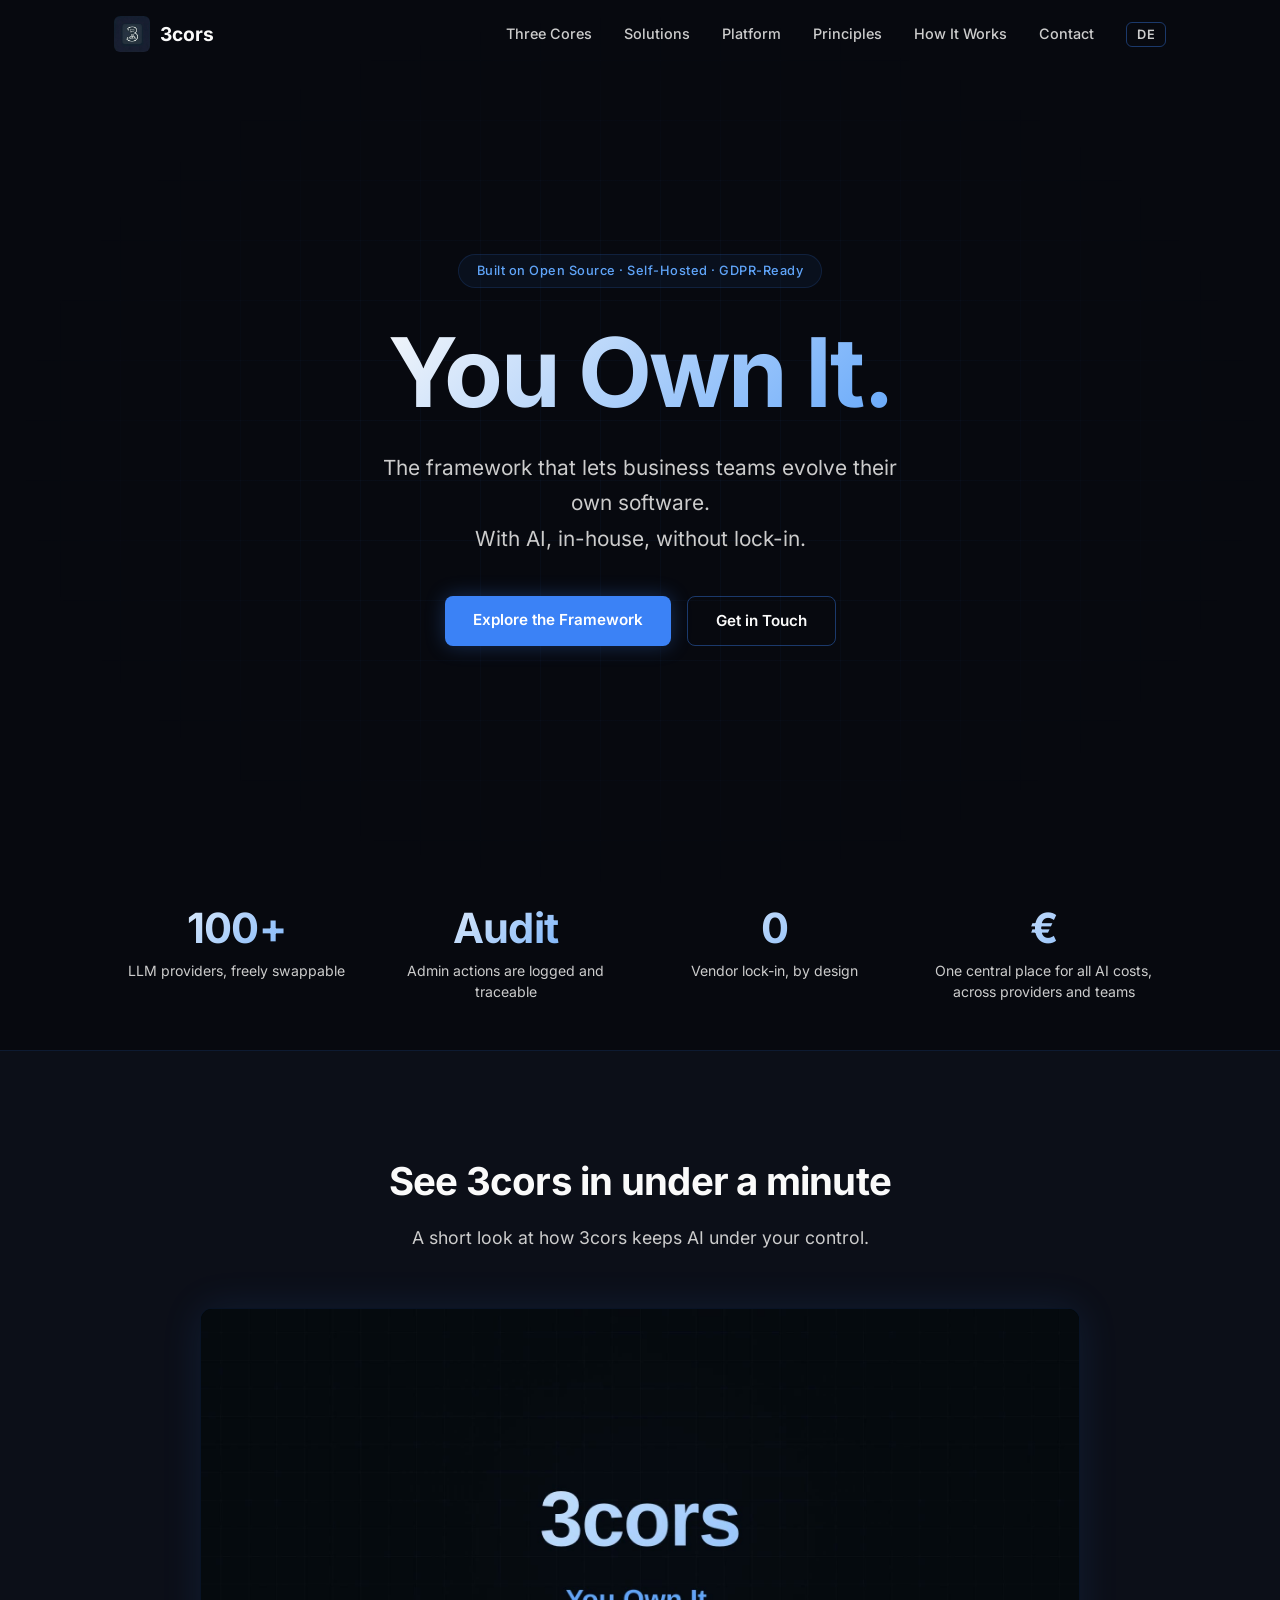
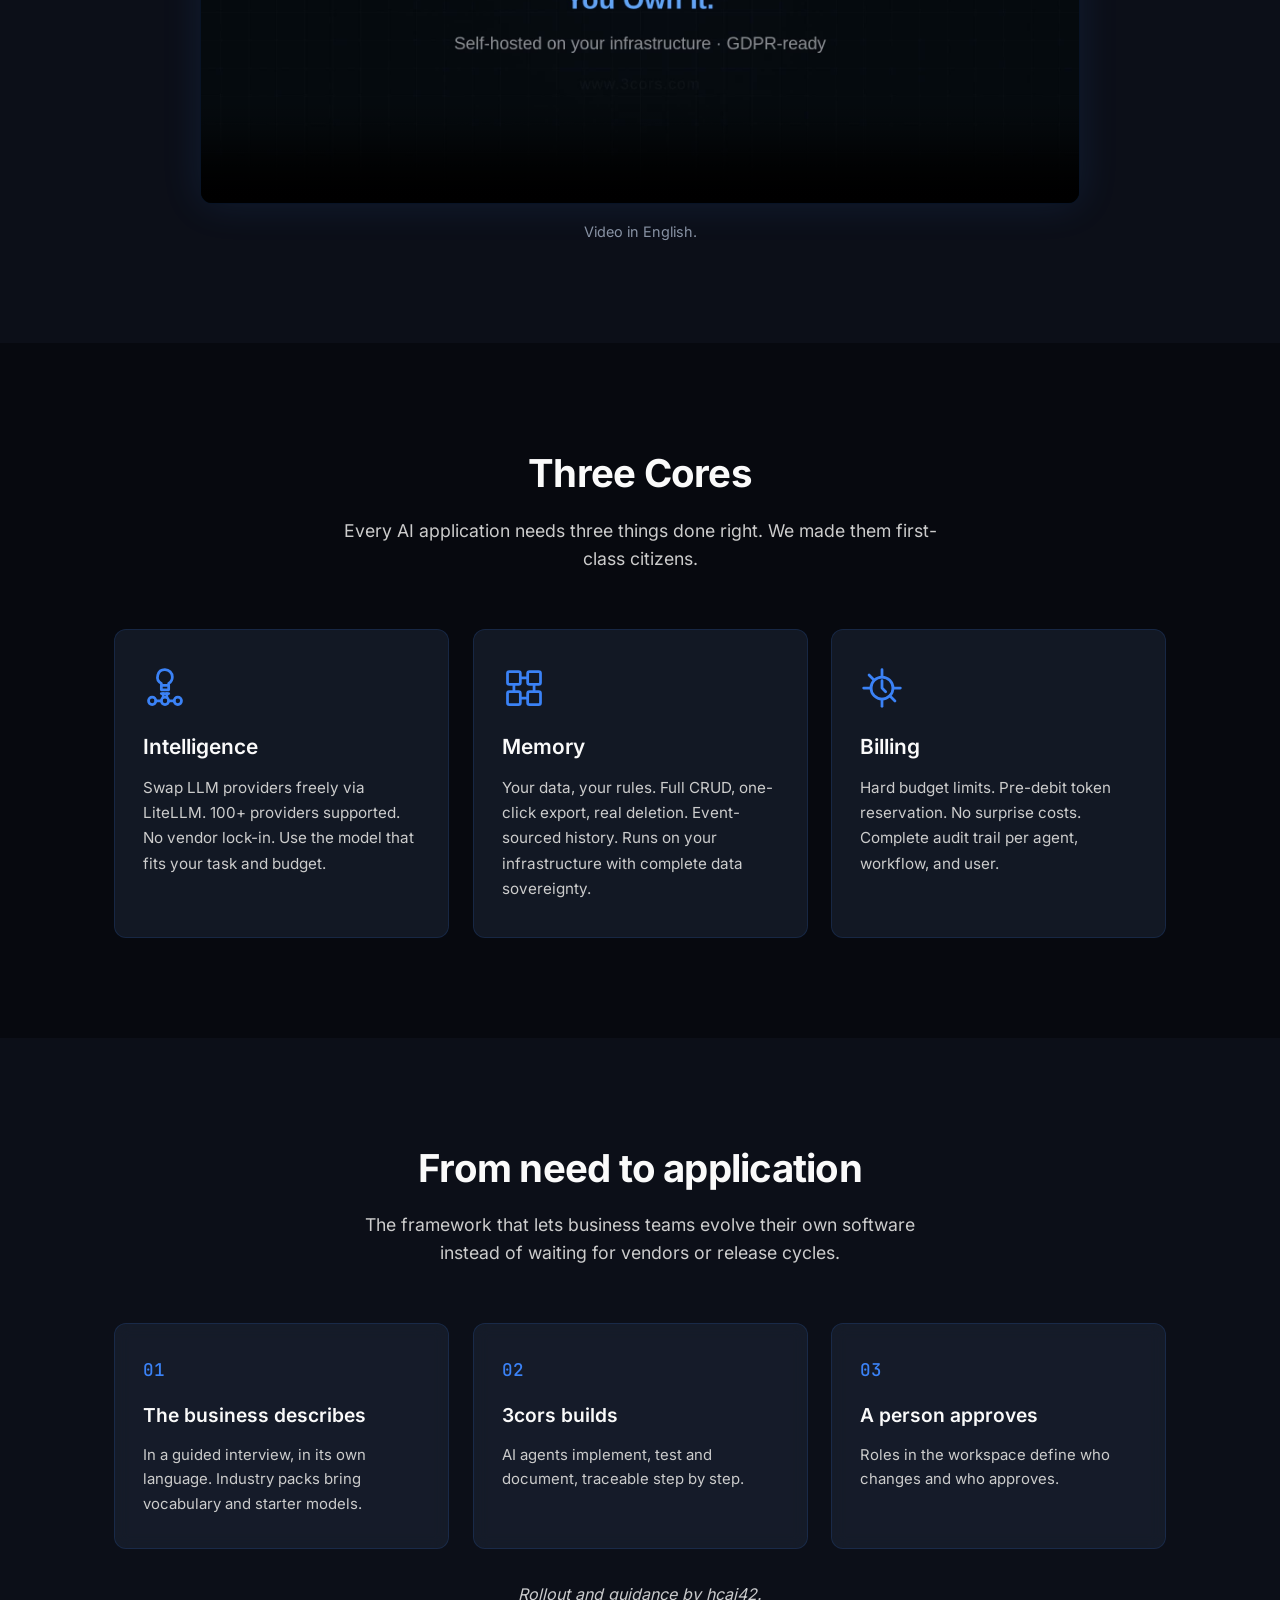
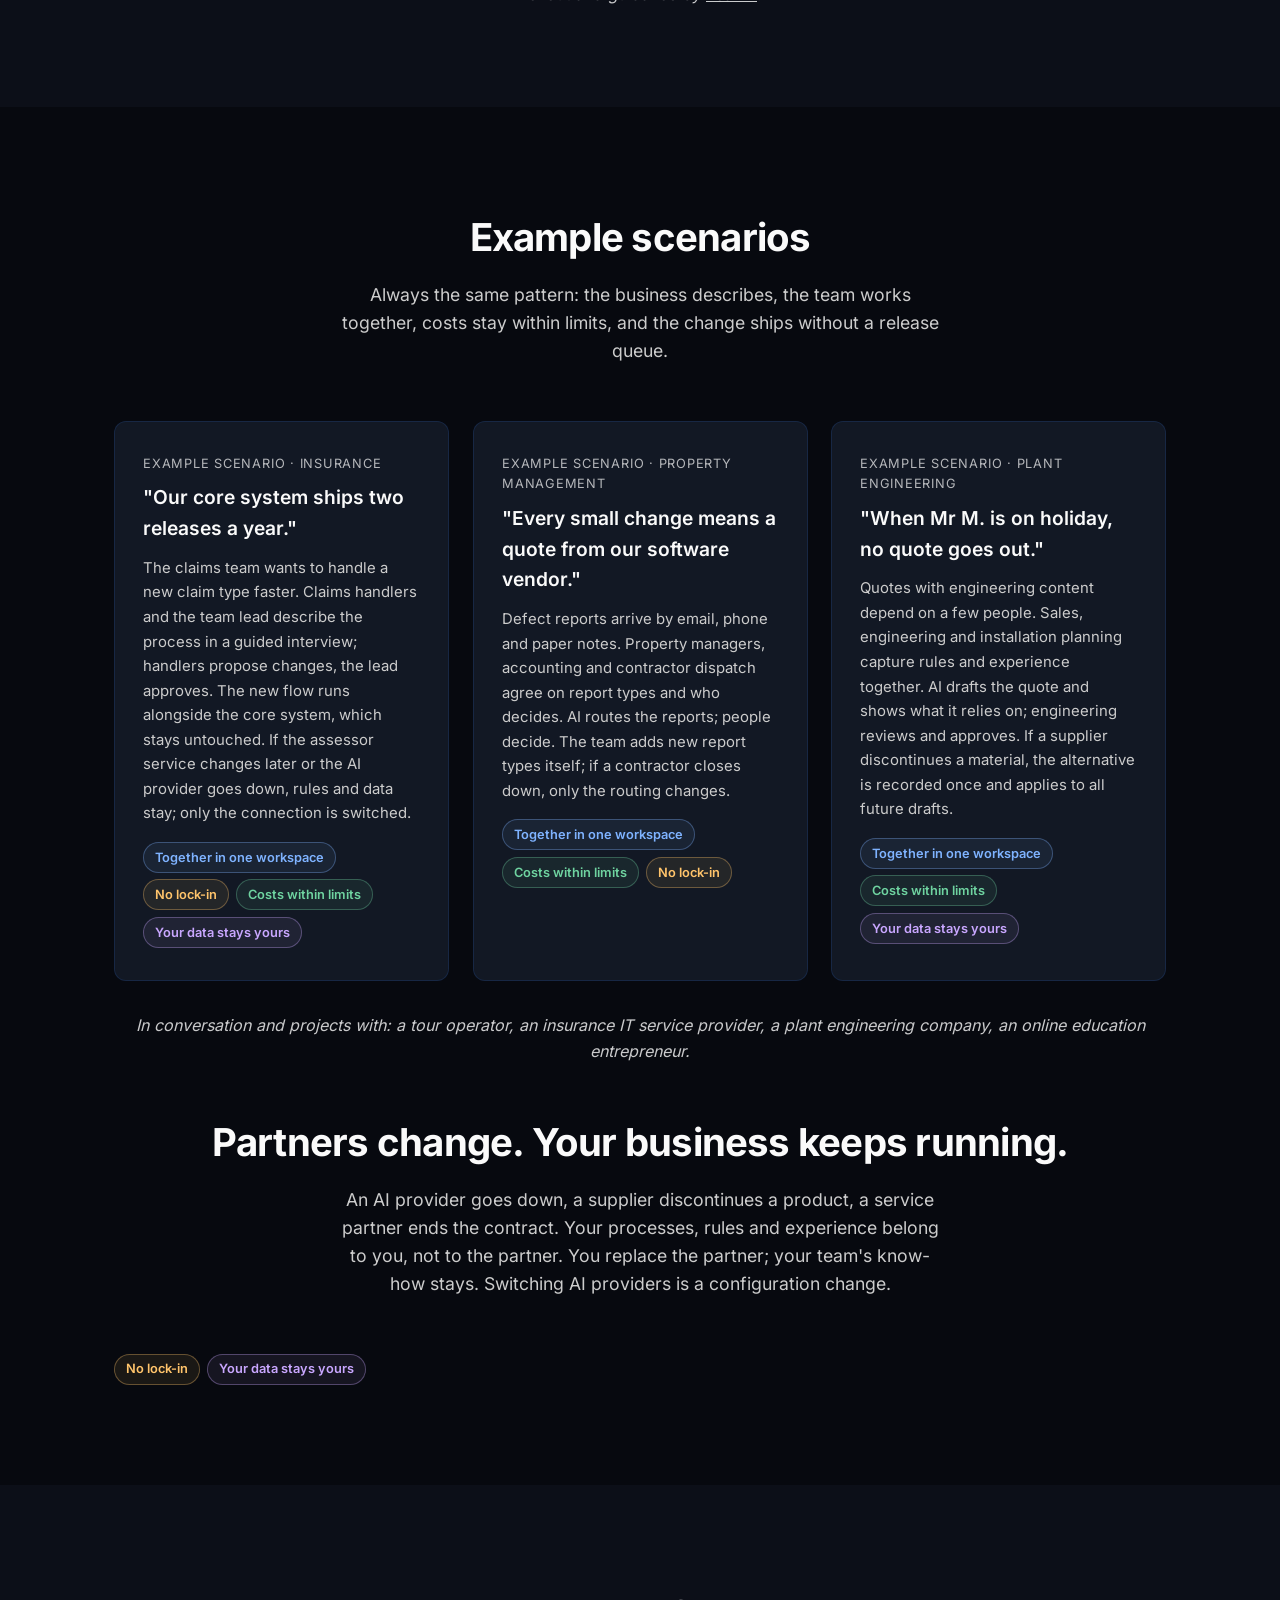
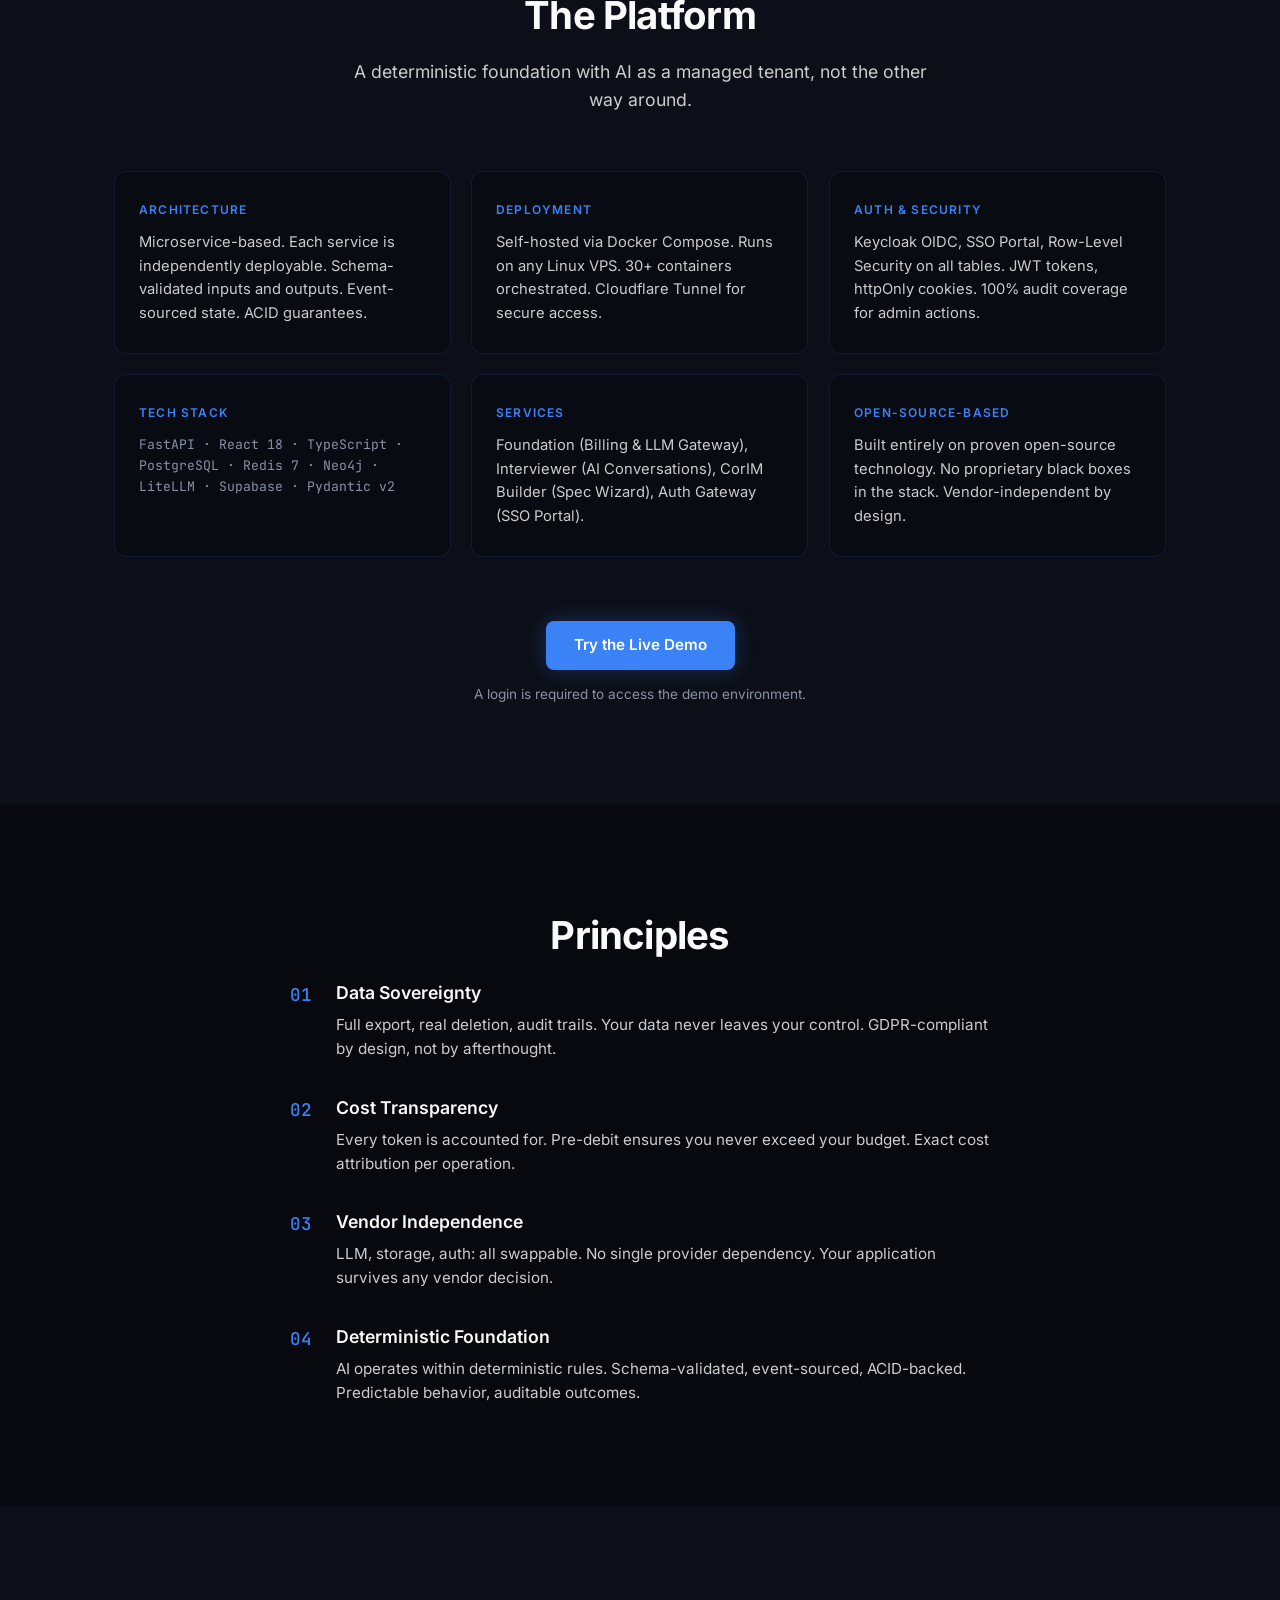
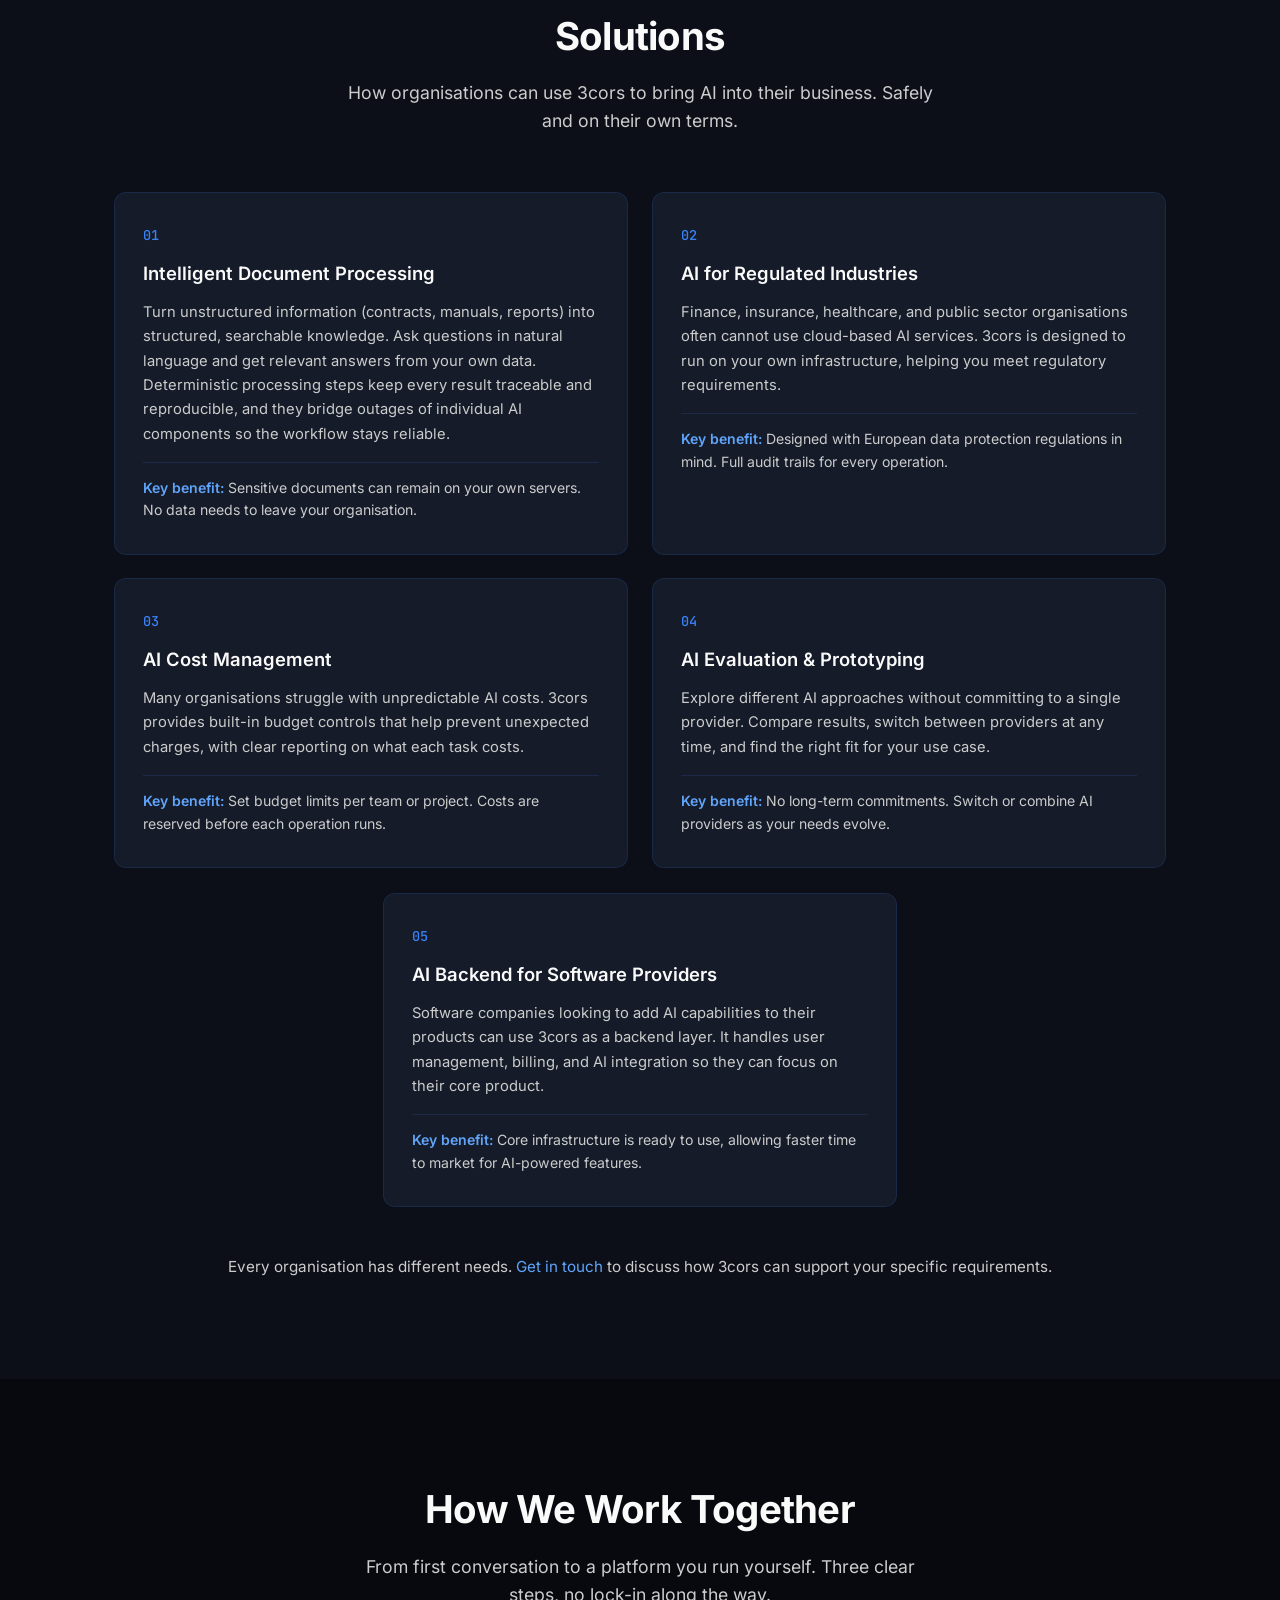
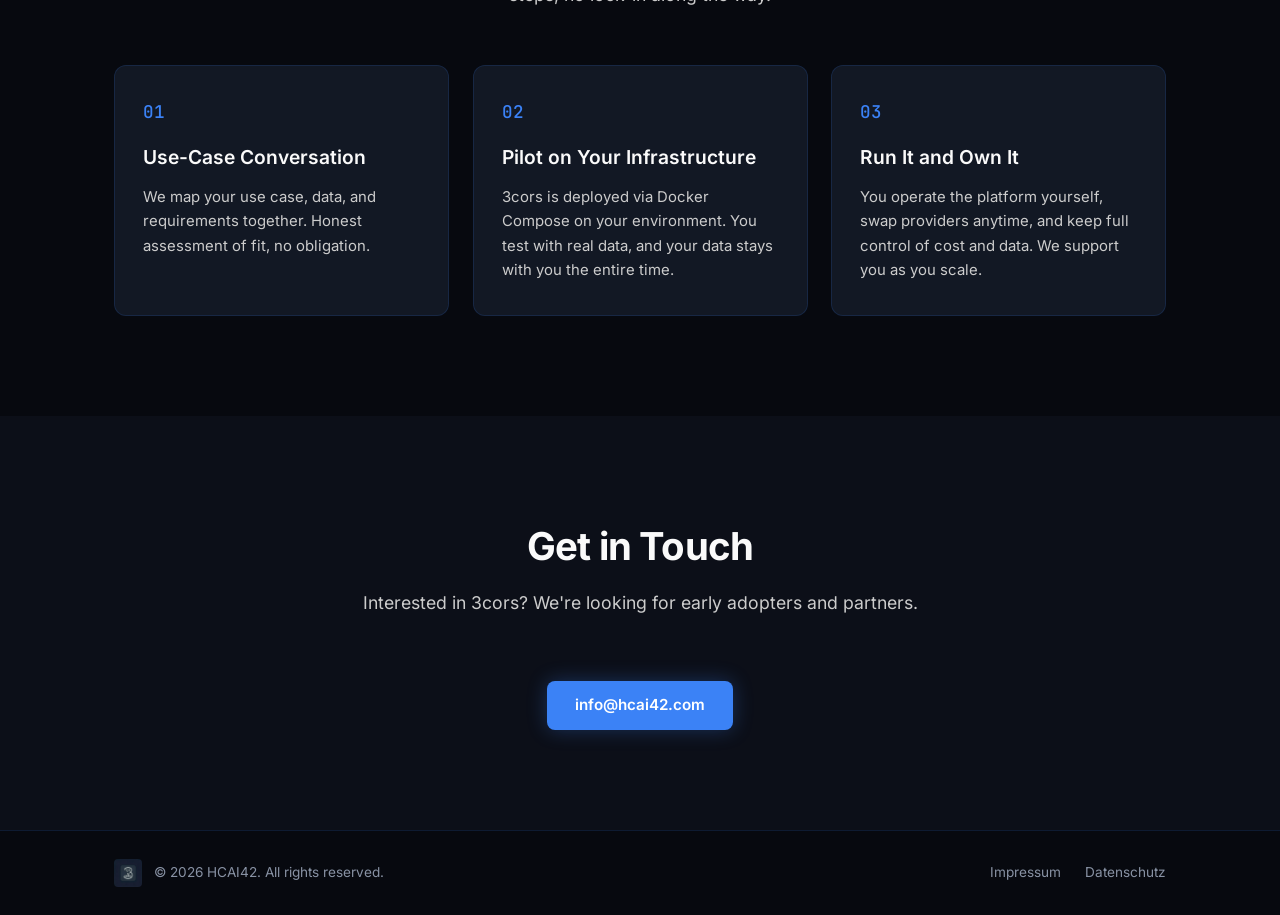
<file: index.html>
<!DOCTYPE html>
<html lang="en">
<head>
  <meta charset="UTF-8">
  <meta name="viewport" content="width=device-width, initial-scale=1.0">
  <title>3cors - You Own It</title>
  <meta name="description" content="3cors is a platform for AI-native software, built entirely on open-source technology. Three Cores: Intelligence, Memory, Billing. Full data sovereignty, self-hosted, GDPR-ready.">
  <meta name="keywords" content="3cors, AI platform, open-source-based, self-hosted, data sovereignty, GDPR, LLM">
  <meta property="og:title" content="3cors - You Own It">
  <meta property="og:description" content="AI platform built on open-source technology. Three Cores: Intelligence, Memory, Billing.">
  <meta property="og:type" content="website">
  <meta property="og:url" content="https://www.3cors.com">
  <meta property="og:image" content="https://www.3cors.com/assets/og-image.png">
  <link rel="icon" type="image/svg+xml" href="assets/favicon.svg">
  <link rel="icon" type="image/png" sizes="64x64" href="assets/favicon.png">
  <link rel="icon" type="image/png" sizes="32x32" href="assets/favicon-32.png">
  <link rel="apple-touch-icon" sizes="180x180" href="assets/apple-touch-icon.png">
  <link rel="manifest" href="assets/site.webmanifest">
  <meta name="theme-color" content="#07090F">
  <meta name="apple-mobile-web-app-title" content="3cors">
  <meta name="apple-mobile-web-app-capable" content="yes">
  <meta name="mobile-web-app-capable" content="yes">
  <link rel="stylesheet" href="fonts/fonts.css?v=20260623">
  <link rel="stylesheet" href="style.css?v=20261125">
</head>
<body>

  <!-- Navigation -->
  <nav class="nav">
    <div class="nav-inner">
      <a href="#" class="nav-logo">
        <img src="assets/logo.png" alt="3cors Logo" width="36" height="36">
        <span>3cors</span>
      </a>
      <div class="nav-links">
        <a href="#cores" data-i18n="nav.cores">Three Cores</a>
        <a href="#solutions" data-i18n="nav.solutions">Solutions</a>
        <a href="#platform" data-i18n="nav.platform">Platform</a>
        <a href="#principles" data-i18n="nav.principles">Principles</a>
        <a href="#process" data-i18n="nav.process">How It Works</a>
        <a href="#contact" data-i18n="nav.contact">Contact</a>
        <button id="lang-toggle" class="lang-toggle">DE</button>
      </div>
      <div class="nav-right-mobile">
        <button id="lang-toggle-mobile" class="lang-toggle" onclick="document.getElementById('lang-toggle').click()">DE</button>
        <button class="nav-toggle" aria-label="Menu">
          <span></span><span></span><span></span>
        </button>
      </div>
    </div>
  </nav>

  <!-- Hero -->
  <section class="hero">
    <div class="grid-bg"></div>
    <div class="hero-content">
      <div class="hero-badge" data-i18n="hero.badge">Built on Open Source &middot; Self-Hosted &middot; GDPR-Ready</div>
      <h1 data-i18n="hero.title">You Own It.</h1>
      <p class="hero-sub" data-i18n="hero.sub">The framework that lets business teams evolve their own software.<br>With AI, in-house, without lock-in.</p>
      <div class="hero-actions">
        <a href="#cores" class="btn btn-primary" data-i18n="hero.cta1">Explore the Framework</a>
        <a href="#contact" class="btn btn-outline" data-i18n="hero.cta2">Get in Touch</a>
      </div>
    </div>
  </section>

  <!-- Metrics -->
  <section class="metrics-band">
    <div class="container">
      <div class="metrics-grid">
        <div class="metric">
          <div class="metric-num">100+</div>
          <div class="metric-label" data-i18n="metrics.providers">LLM providers, freely swappable</div>
        </div>
        <div class="metric">
          <div class="metric-num">Audit</div>
          <div class="metric-label" data-i18n="metrics.audit">Admin actions are logged and traceable</div>
        </div>
        <div class="metric">
          <div class="metric-num">0</div>
          <div class="metric-label" data-i18n="metrics.lockin">Vendor lock-in, by design</div>
        </div>
        <div class="metric">
          <div class="metric-num">€</div>
          <div class="metric-label" data-i18n="metrics.cost">One central place for all AI costs, across providers and teams</div>
        </div>
      </div>
    </div>
  </section>

  <!-- Explainer Video -->
  <section id="explainer" class="section section-alt">
    <div class="container">
      <h2 class="section-title" data-i18n="explainer.title">See 3cors in under a minute</h2>
      <p class="section-sub" data-i18n="explainer.sub">A short look at how 3cors keeps AI under your control.</p>
      <div class="explainer-frame">
        <video id="explainer-video" class="explainer-video" controls preload="metadata" playsinline poster="assets/3cors-explainer-poster.jpg">
          <source src="assets/3cors-explainer-en.mp4" type="video/mp4">
          <track kind="subtitles" srclang="de" label="Deutsch" src="assets/3cors-explainer-de.vtt">
        </video>
      </div>
      <p class="explainer-note" data-i18n="explainer.note">Video in English.</p>
    </div>
  </section>

  <!-- Three Cores -->
  <section id="cores" class="section">
    <div class="container">
      <h2 class="section-title" data-i18n="cores.title">Three Cores</h2>
      <p class="section-sub" data-i18n="cores.sub">Every AI application needs three things done right. We made them first-class citizens.</p>
      <div class="cores-grid">
        <div class="card">
          <div class="card-icon">
            <svg viewBox="0 0 24 24" fill="none" stroke="currentColor" stroke-width="1.5" stroke-linecap="round" stroke-linejoin="round"><path d="M12 2a4 4 0 0 1 4 4c0 1.5-.8 2.8-2 3.5v1h-4v-1A4 4 0 0 1 12 2z"/><path d="M10 10.5v2.5h4v-2.5"/><path d="M10 15h4"/><path d="M11 15v2"/><path d="M13 15v2"/><circle cx="5" cy="19" r="2"/><circle cx="19" cy="19" r="2"/><circle cx="12" cy="19" r="2"/><path d="M7 19h3"/><path d="M14 19h3"/></svg>
          </div>
          <h3 data-i18n="cores.intelligence">Intelligence</h3>
          <p data-i18n="cores.intelligence.desc">Swap LLM providers freely via LiteLLM. 100+ providers supported. No vendor lock-in. Use the model that fits your task and budget.</p>
        </div>
        <div class="card">
          <div class="card-icon">
            <svg viewBox="0 0 24 24" fill="none" stroke="currentColor" stroke-width="1.5" stroke-linecap="round" stroke-linejoin="round"><rect x="3" y="3" width="7" height="7" rx="1"/><rect x="14" y="3" width="7" height="7" rx="1"/><rect x="3" y="14" width="7" height="7" rx="1"/><rect x="14" y="14" width="7" height="7" rx="1"/><path d="M10 6.5h4"/><path d="M6.5 10v4"/><path d="M17.5 10v4"/><path d="M10 17.5h4"/></svg>
          </div>
          <h3 data-i18n="cores.memory">Memory</h3>
          <p data-i18n="cores.memory.desc">Your data, your rules. Full CRUD, one-click export, real deletion. Event-sourced history. Runs on your infrastructure with complete data sovereignty.</p>
        </div>
        <div class="card">
          <div class="card-icon">
            <svg viewBox="0 0 24 24" fill="none" stroke="currentColor" stroke-width="1.5" stroke-linecap="round" stroke-linejoin="round"><path d="M12 2v4"/><path d="M12 18v4"/><circle cx="12" cy="12" r="6"/><path d="M12 8v4l2 2"/><path d="M4.93 4.93l2.83 2.83"/><path d="M16.24 16.24l2.83 2.83"/><path d="M2 12h4"/><path d="M18 12h4"/></svg>
          </div>
          <h3 data-i18n="cores.billing">Billing</h3>
          <p data-i18n="cores.billing.desc">Hard budget limits. Pre-debit token reservation. No surprise costs. Complete audit trail per agent, workflow, and user.</p>
        </div>
      </div>
    </div>
  </section>

    <!-- From need to application (sales story 2026-11-25) -->
  <section id="bedarf" class="section section-alt">
    <div class="container">
      <h2 class="section-title" data-i18n="need.title">From need to application</h2>
      <p class="section-sub" data-i18n="need.sub">The framework that lets business teams evolve their own software instead of waiting for vendors or release cycles.</p>
      <div class="process-grid">
        <div class="process-step"><div class="process-num">01</div><h3 data-i18n="need.1.title">The business describes</h3><p data-i18n="need.1.desc">In a guided interview, in its own language. Industry packs bring vocabulary and starter models.</p></div>
        <div class="process-step"><div class="process-num">02</div><h3 data-i18n="need.2.title">3cors builds</h3><p data-i18n="need.2.desc">AI agents implement, test and document, traceable step by step.</p></div>
        <div class="process-step"><div class="process-num">03</div><h3 data-i18n="need.3.title">A person approves</h3><p data-i18n="need.3.desc">Roles in the workspace define who changes and who approves.</p></div>
      </div>
      <p class="teaser-line" data-i18n="need.bridge">Rollout and guidance by <a href="https://www.hcai42.com">hcai42</a>.</p>
    </div>
  </section>

  <!-- Example scenarios (sales story 2026-11-25) -->
  <section id="szenarien" class="section">
    <div class="container">
      <h2 class="section-title" data-i18n="scen.title">Example scenarios</h2>
      <p class="section-sub" data-i18n="scen.sub">Always the same pattern: the business describes, the team works together, costs stay within limits, and the change ships without a release queue.</p>
      <div class="process-grid">
        <div class="process-step scenario-card">
          <div class="scenario-label" data-i18n="scen.a.label">Example scenario · Insurance</div>
          <h3 data-i18n="scen.a.quote">"Our core system ships two releases a year."</h3>
          <p data-i18n="scen.a.body">The claims team wants to handle a new claim type faster. Claims handlers and the team lead describe the process in a guided interview; handlers propose changes, the lead approves. The new flow runs alongside the core system, which stays untouched. If the assessor service changes later or the AI provider goes down, rules and data stay; only the connection is switched.</p>
          <p class="usp-tags" data-i18n="scen.a.tags"><span class="usp-tag usp-team">Together in one workspace</span> <span class="usp-tag usp-free">No lock-in</span> <span class="usp-tag usp-cost">Costs within limits</span> <span class="usp-tag usp-data">Your data stays yours</span></p>
        </div>
        <div class="process-step scenario-card">
          <div class="scenario-label" data-i18n="scen.b.label">Example scenario · Property management</div>
          <h3 data-i18n="scen.b.quote">"Every small change means a quote from our software vendor."</h3>
          <p data-i18n="scen.b.body">Defect reports arrive by email, phone and paper notes. Property managers, accounting and contractor dispatch agree on report types and who decides. AI routes the reports; people decide. The team adds new report types itself; if a contractor closes down, only the routing changes.</p>
          <p class="usp-tags" data-i18n="scen.b.tags"><span class="usp-tag usp-team">Together in one workspace</span> <span class="usp-tag usp-cost">Costs within limits</span> <span class="usp-tag usp-free">No lock-in</span></p>
        </div>
        <div class="process-step scenario-card">
          <div class="scenario-label" data-i18n="scen.c.label">Example scenario · Plant engineering</div>
          <h3 data-i18n="scen.c.quote">"When Mr M. is on holiday, no quote goes out."</h3>
          <p data-i18n="scen.c.body">Quotes with engineering content depend on a few people. Sales, engineering and installation planning capture rules and experience together. AI drafts the quote and shows what it relies on; engineering reviews and approves. If a supplier discontinues a material, the alternative is recorded once and applies to all future drafts.</p>
          <p class="usp-tags" data-i18n="scen.c.tags"><span class="usp-tag usp-team">Together in one workspace</span> <span class="usp-tag usp-cost">Costs within limits</span> <span class="usp-tag usp-data">Your data stays yours</span></p>
        </div>
      </div>
      <p class="teaser-line" data-i18n="teaser.text">In conversation and projects with: a tour operator, an insurance IT service provider, a plant engineering company, an online education entrepreneur.</p>

      <h3 class="section-title" style="margin-top:3rem" data-i18n="change.title">Partners change. Your business keeps running.</h3>
      <p class="section-sub" data-i18n="change.desc">An AI provider goes down, a supplier discontinues a product, a service partner ends the contract. Your processes, rules and experience belong to you, not to the partner. You replace the partner; your team's know-how stays. Switching AI providers is a configuration change.</p>
      <p class="usp-tags" style="text-align:center" data-i18n="change.tags"><span class="usp-tag usp-free">No lock-in</span> <span class="usp-tag usp-data">Your data stays yours</span></p>
    </div>
  </section>


  <!-- Platform -->
  <section id="platform" class="section section-alt">
    <div class="container">
      <h2 class="section-title" data-i18n="platform.title">The Platform</h2>
      <p class="section-sub" data-i18n="platform.sub">A deterministic foundation with AI as a managed tenant, not the other way around.</p>
      <div class="features-grid">
        <div class="feature">
          <div class="feature-label" data-i18n="platform.architecture">Architecture</div>
          <p data-i18n="platform.architecture.desc">Microservice-based. Each service is independently deployable. Schema-validated inputs and outputs. Event-sourced state. ACID guarantees.</p>
        </div>
        <div class="feature">
          <div class="feature-label" data-i18n="platform.deployment">Deployment</div>
          <p data-i18n="platform.deployment.desc">Self-hosted via Docker Compose. Runs on any Linux VPS. 30+ containers orchestrated. Cloudflare Tunnel for secure access.</p>
        </div>
        <div class="feature">
          <div class="feature-label" data-i18n="platform.auth">Auth &amp; Security</div>
          <p data-i18n="platform.auth.desc">Keycloak OIDC, SSO Portal, Row-Level Security on all tables. JWT tokens, httpOnly cookies. 100% audit coverage for admin actions.</p>
        </div>
        <div class="feature">
          <div class="feature-label" data-i18n="platform.tech">Tech Stack</div>
          <p class="mono">FastAPI &middot; React 18 &middot; TypeScript &middot; PostgreSQL &middot; Redis 7 &middot; Neo4j &middot; LiteLLM &middot; Supabase &middot; Pydantic v2</p>
        </div>
        <div class="feature">
          <div class="feature-label" data-i18n="platform.services">Services</div>
          <p data-i18n="platform.services.desc">Foundation (Billing &amp; LLM Gateway), Interviewer (AI Conversations), CorIM Builder (Spec Wizard), Auth Gateway (SSO Portal).</p>
        </div>
        <div class="feature">
          <div class="feature-label" data-i18n="platform.oss">Open-Source-Based</div>
          <p data-i18n="platform.oss.desc">Built entirely on proven open-source technology. No proprietary black boxes in the stack. Vendor-independent by design.</p>
        </div>
      </div>
      <div class="hero-actions platform-cta">
        <a href="https://3csupa.hcai42.com/" target="_blank" rel="noopener" class="btn btn-primary" data-i18n="platform.demo.cta">Try the Live Demo</a>
      </div>
      <p class="platform-demo-note" data-i18n="platform.demo.note">A login is required to access the demo environment.</p>
    </div>
  </section>

  <!-- Principles -->
  <section id="principles" class="section">
    <div class="container">
      <h2 class="section-title" data-i18n="principles.title">Principles</h2>
      <div class="principles-list">
        <div class="principle">
          <span class="principle-num">01</span>
          <div>
            <h4 data-i18n="principles.sovereignty">Data Sovereignty</h4>
            <p data-i18n="principles.sovereignty.desc">Full export, real deletion, audit trails. Your data never leaves your control. GDPR-compliant by design, not by afterthought.</p>
          </div>
        </div>
        <div class="principle">
          <span class="principle-num">02</span>
          <div>
            <h4 data-i18n="principles.cost">Cost Transparency</h4>
            <p data-i18n="principles.cost.desc">Every token is accounted for. Pre-debit ensures you never exceed your budget. Exact cost attribution per operation.</p>
          </div>
        </div>
        <div class="principle">
          <span class="principle-num">03</span>
          <div>
            <h4 data-i18n="principles.vendor">Vendor Independence</h4>
            <p data-i18n="principles.vendor.desc">LLM, storage, auth: all swappable. No single provider dependency. Your application survives any vendor decision.</p>
          </div>
        </div>
        <div class="principle">
          <span class="principle-num">04</span>
          <div>
            <h4 data-i18n="principles.deterministic">Deterministic Foundation</h4>
            <p data-i18n="principles.deterministic.desc">AI operates within deterministic rules. Schema-validated, event-sourced, ACID-backed. Predictable behavior, auditable outcomes.</p>
          </div>
        </div>
      </div>
    </div>
  </section>


  <!-- Solutions -->
  <section id="solutions" class="section section-alt">
    <div class="container">
      <h2 class="section-title" data-i18n="solutions.title">Solutions</h2>
      <p class="section-sub" data-i18n="solutions.sub">How organisations can use 3cors to bring AI into their business. Safely and on their own terms.</p>
      <div class="solutions-grid">
        <div class="solution-card">
          <div class="solution-num">01</div>
          <h3 data-i18n="solutions.1.title">Intelligent Document Processing</h3>
          <p data-i18n="solutions.1.desc">Turn unstructured information (contracts, manuals, reports) into structured, searchable knowledge. Ask questions in natural language and get relevant answers from your own data.</p>
          <div class="solution-benefit" data-i18n="solutions.1.benefit">
            <strong>Key benefit:</strong> Sensitive documents can remain on your own servers. No data needs to leave your organisation.
          </div>
        </div>
        <div class="solution-card">
          <div class="solution-num">02</div>
          <h3 data-i18n="solutions.2.title">AI for Regulated Industries</h3>
          <p data-i18n="solutions.2.desc">Finance, insurance, healthcare, and public sector organisations often cannot use cloud-based AI services. 3cors is designed to run on your own infrastructure, helping you meet regulatory requirements.</p>
          <div class="solution-benefit" data-i18n="solutions.2.benefit">
            <strong>Key benefit:</strong> Designed with European data protection regulations in mind. Full audit trails for every operation.
          </div>
        </div>
        <div class="solution-card">
          <div class="solution-num">03</div>
          <h3 data-i18n="solutions.3.title">AI Cost Management</h3>
          <p data-i18n="solutions.3.desc">Many organisations struggle with unpredictable AI costs. 3cors provides built-in budget controls that help prevent unexpected charges, with clear reporting on what each task costs.</p>
          <div class="solution-benefit" data-i18n="solutions.3.benefit">
            <strong>Key benefit:</strong> Set budget limits per team or project. Costs are reserved before each operation runs.
          </div>
        </div>
        <div class="solution-card">
          <div class="solution-num">04</div>
          <h3 data-i18n="solutions.4.title">AI Evaluation &amp; Prototyping</h3>
          <p data-i18n="solutions.4.desc">Explore different AI approaches without committing to a single provider. Compare results, switch between providers at any time, and find the right fit for your use case.</p>
          <div class="solution-benefit" data-i18n="solutions.4.benefit">
            <strong>Key benefit:</strong> No long-term commitments. Switch or combine AI providers as your needs evolve.
          </div>
        </div>
        <div class="solution-card">
          <div class="solution-num">05</div>
          <h3 data-i18n="solutions.5.title">AI Backend for Software Providers</h3>
          <p data-i18n="solutions.5.desc">Software companies looking to add AI capabilities to their products can use 3cors as a backend layer. It handles user management, billing, and AI integration so they can focus on their core product.</p>
          <div class="solution-benefit" data-i18n="solutions.5.benefit">
            <strong>Key benefit:</strong> Core infrastructure is ready to use, allowing faster time to market for AI-powered features.
          </div>
        </div>
      </div>
      <div class="solutions-cta" data-i18n="solutions.cta">
        <p>Every organisation has different needs. <a href="#contact">Get in touch</a> to discuss how 3cors can support your specific requirements.</p>
      </div>
    </div>
  </section>

  <!-- How It Works -->
  <section id="process" class="section">
    <div class="container">
      <h2 class="section-title" data-i18n="process.title">How We Work Together</h2>
      <p class="section-sub" data-i18n="process.sub">From first conversation to a platform you run yourself. Three clear steps, no lock-in along the way.</p>
      <div class="process-grid">
        <div class="process-step">
          <div class="process-num">01</div>
          <h3 data-i18n="process.1.title">Use-Case Conversation</h3>
          <p data-i18n="process.1.desc">We map your use case, data, and requirements together. Honest assessment of fit, no obligation.</p>
        </div>
        <div class="process-step">
          <div class="process-num">02</div>
          <h3 data-i18n="process.2.title">Pilot on Your Infrastructure</h3>
          <p data-i18n="process.2.desc">3cors is deployed via Docker Compose on your environment. You test with real data, and your data stays with you the entire time.</p>
        </div>
        <div class="process-step">
          <div class="process-num">03</div>
          <h3 data-i18n="process.3.title">Run It and Own It</h3>
          <p data-i18n="process.3.desc">You operate the platform yourself, swap providers anytime, and keep full control of cost and data. We support you as you scale.</p>
        </div>
      </div>
    </div>
  </section>

  <!-- Contact -->
  <section id="contact" class="section section-alt">
    <div class="container contact-section">
      <h2 class="section-title" data-i18n="contact.title">Get in Touch</h2>
      <p class="section-sub" data-i18n="contact.sub">Interested in 3cors? We're looking for early adopters and partners.</p>
      <a href="mailto:info@hcai42.com" class="btn btn-primary">info@hcai42.com</a>
    </div>
  </section>

  <!-- Footer -->
  <footer class="footer">
    <div class="container footer-inner">
      <div class="footer-left">
        <img src="assets/logo.png" alt="3cors" width="28" height="28">
        <span data-i18n="footer.copy">&copy; 2026 HCAI42. All rights reserved.</span>
      </div>
      <div class="footer-links">
        <a href="impressum.html">Impressum</a>
        <a href="datenschutz.html">Datenschutz</a>
      </div>
    </div>
  </footer>

  <script src="lang.js?v=20260623b"></script>
  <script>
    // Mobile nav toggle
    const toggle = document.querySelector('.nav-toggle');
    const links = document.querySelector('.nav-links');
    toggle.addEventListener('click', () => {
      links.classList.toggle('open');
      toggle.classList.toggle('open');
    });

    // Close mobile nav on link click
    document.querySelectorAll('.nav-links a').forEach(a => {
      a.addEventListener('click', () => {
        links.classList.remove('open');
        toggle.classList.remove('open');
      });
    });

    // Smooth scroll
    document.querySelectorAll('a[href^="#"]').forEach(a => {
      a.addEventListener('click', e => {
        const href = a.getAttribute('href');
        if (!href || href === '#') {
          e.preventDefault();
          window.scrollTo({ top: 0, behavior: 'smooth' });
          return;
        }
        const target = document.querySelector(href);
        if (target) {
          e.preventDefault();
          target.scrollIntoView({ behavior: 'smooth', block: 'start' });
        }
      });
    });

    // Navbar background on scroll
    const nav = document.querySelector('.nav');
    window.addEventListener('scroll', () => {
      nav.classList.toggle('scrolled', window.scrollY > 40);
    });

    // Sync mobile lang toggle label
    var langBtn = document.getElementById('lang-toggle');
    var langBtnMobile = document.getElementById('lang-toggle-mobile');
    if (langBtn && langBtnMobile) {
      new MutationObserver(function() {
        langBtnMobile.textContent = langBtn.textContent;
      }).observe(langBtn, { childList: true });
    }

    // Scroll reveal: subtle, staggered, accessible.
    // Applied only via JS so no-JS and reduced-motion users always see content.
    var prefersReduced = window.matchMedia('(prefers-reduced-motion: reduce)').matches;
    if (!prefersReduced && 'IntersectionObserver' in window) {
      var revealEls = document.querySelectorAll('.section-title, .section-sub, .metric, .card, .feature, .principle, .solution-card, .process-step');
      var io = new IntersectionObserver(function(entries) {
        entries.forEach(function(entry) {
          if (entry.isIntersecting) {
            entry.target.classList.add('reveal-in');
            io.unobserve(entry.target);
          }
        });
      }, { threshold: 0.1, rootMargin: '0px 0px -40px 0px' });
      revealEls.forEach(function(el) {
        el.classList.add('reveal');
        var siblings = Array.prototype.slice.call(el.parentNode.children);
        var idx = siblings.indexOf(el);
        el.style.transitionDelay = (Math.min(idx, 5) * 70) + 'ms';
        io.observe(el);
      });
    }
  </script>
</body>
</html>
</file>
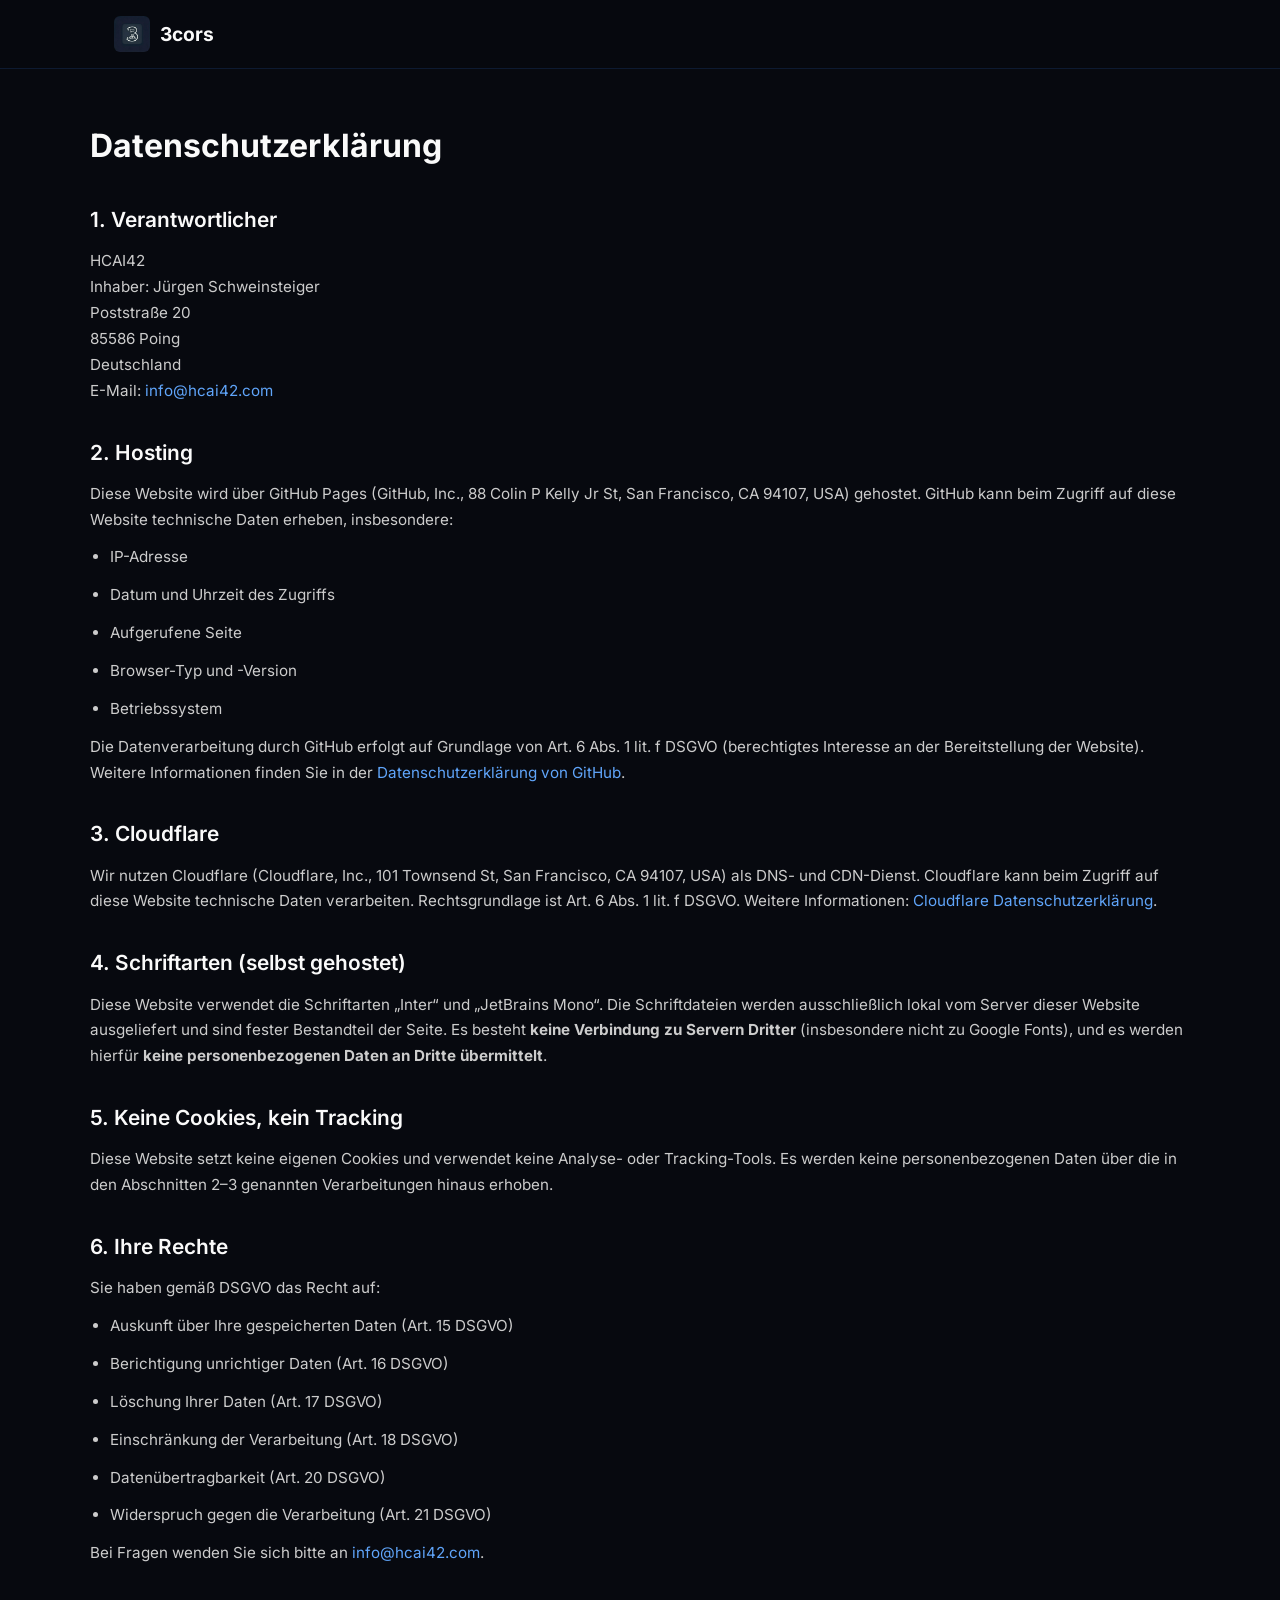
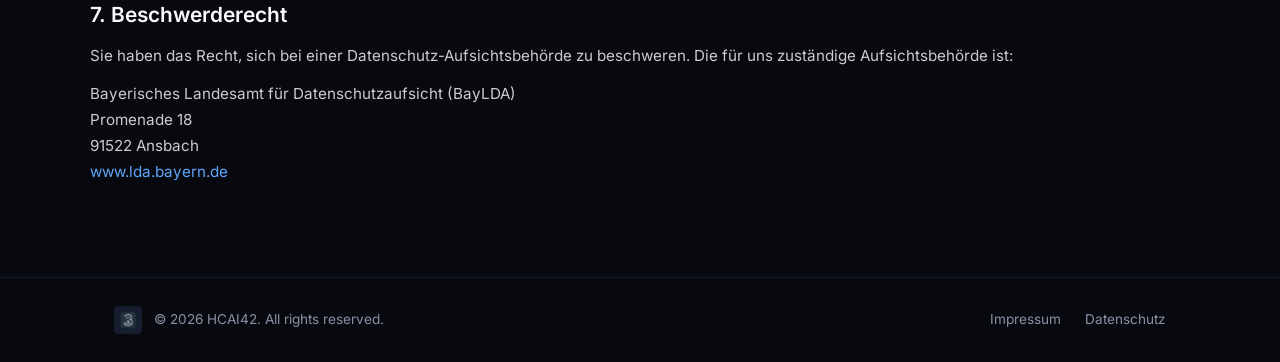
<file: datenschutz.html>
<!DOCTYPE html>
<html lang="de">
<head>
  <meta charset="UTF-8">
  <meta name="viewport" content="width=device-width, initial-scale=1.0">
  <title>Datenschutzerkl&auml;rung — 3cors</title>
  <meta name="robots" content="noindex">
  <link rel="icon" type="image/png" href="assets/logo.png">
  <link rel="stylesheet" href="fonts/fonts.css?v=20260623">
  <link rel="stylesheet" href="style.css?v=20260623">
</head>
<body>

  <nav class="nav scrolled">
    <div class="nav-inner">
      <a href="index.html" class="nav-logo">
        <img src="assets/logo.png" alt="3cors Logo" width="36" height="36">
        <span>3cors</span>
      </a>
    </div>
  </nav>

  <div class="legal container">
    <h1>Datenschutzerkl&auml;rung</h1>

    <h2>1. Verantwortlicher</h2>
    <p>
      HCAI42<br>
      Inhaber: J&uuml;rgen Schweinsteiger<br>
      Poststra&szlig;e 20<br>
      85586 Poing<br>
      Deutschland<br>
      E-Mail: <a href="mailto:info@hcai42.com">info@hcai42.com</a>
    </p>

    <h2>2. Hosting</h2>
    <p>Diese Website wird &uuml;ber GitHub Pages (GitHub, Inc., 88 Colin P Kelly Jr St, San Francisco, CA 94107, USA) gehostet. GitHub kann beim Zugriff auf diese Website technische Daten erheben, insbesondere:</p>
    <ul>
      <li>IP-Adresse</li>
      <li>Datum und Uhrzeit des Zugriffs</li>
      <li>Aufgerufene Seite</li>
      <li>Browser-Typ und -Version</li>
      <li>Betriebssystem</li>
    </ul>
    <p>Die Datenverarbeitung durch GitHub erfolgt auf Grundlage von Art. 6 Abs. 1 lit. f DSGVO (berechtigtes Interesse an der Bereitstellung der Website). Weitere Informationen finden Sie in der <a href="https://docs.github.com/en/site-policy/privacy-policies/github-general-privacy-statement" target="_blank" rel="noopener">Datenschutzerkl&auml;rung von GitHub</a>.</p>

    <h2>3. Cloudflare</h2>
    <p>Wir nutzen Cloudflare (Cloudflare, Inc., 101 Townsend St, San Francisco, CA 94107, USA) als DNS- und CDN-Dienst. Cloudflare kann beim Zugriff auf diese Website technische Daten verarbeiten. Rechtsgrundlage ist Art. 6 Abs. 1 lit. f DSGVO. Weitere Informationen: <a href="https://www.cloudflare.com/privacypolicy/" target="_blank" rel="noopener">Cloudflare Datenschutzerkl&auml;rung</a>.</p>

    <h2>4. Schriftarten (selbst gehostet)</h2>
    <p>Diese Website verwendet die Schriftarten &bdquo;Inter&ldquo; und &bdquo;JetBrains Mono&ldquo;. Die Schriftdateien werden ausschlie&szlig;lich lokal vom Server dieser Website ausgeliefert und sind fester Bestandteil der Seite. Es besteht <strong>keine Verbindung zu Servern Dritter</strong> (insbesondere nicht zu Google Fonts), und es werden hierf&uuml;r <strong>keine personenbezogenen Daten an Dritte &uuml;bermittelt</strong>.</p>

    <h2>5. Keine Cookies, kein Tracking</h2>
    <p>Diese Website setzt keine eigenen Cookies und verwendet keine Analyse- oder Tracking-Tools. Es werden keine personenbezogenen Daten &uuml;ber die in den Abschnitten 2&ndash;3 genannten Verarbeitungen hinaus erhoben.</p>

    <h2>6. Ihre Rechte</h2>
    <p>Sie haben gem&auml;&szlig; DSGVO das Recht auf:</p>
    <ul>
      <li>Auskunft &uuml;ber Ihre gespeicherten Daten (Art. 15 DSGVO)</li>
      <li>Berichtigung unrichtiger Daten (Art. 16 DSGVO)</li>
      <li>L&ouml;schung Ihrer Daten (Art. 17 DSGVO)</li>
      <li>Einschr&auml;nkung der Verarbeitung (Art. 18 DSGVO)</li>
      <li>Daten&uuml;bertragbarkeit (Art. 20 DSGVO)</li>
      <li>Widerspruch gegen die Verarbeitung (Art. 21 DSGVO)</li>
    </ul>
    <p>Bei Fragen wenden Sie sich bitte an <a href="mailto:info@hcai42.com">info@hcai42.com</a>.</p>

    <h2>7. Beschwerderecht</h2>
    <p>Sie haben das Recht, sich bei einer Datenschutz-Aufsichtsbeh&ouml;rde zu beschweren. Die f&uuml;r uns zust&auml;ndige Aufsichtsbeh&ouml;rde ist:</p>
    <p>
      Bayerisches Landesamt f&uuml;r Datenschutzaufsicht (BayLDA)<br>
      Promenade 18<br>
      91522 Ansbach<br>
      <a href="https://www.lda.bayern.de" target="_blank" rel="noopener">www.lda.bayern.de</a>
    </p>
  </div>

  <footer class="footer">
    <div class="container footer-inner">
      <div class="footer-left">
        <img src="assets/logo.png" alt="3cors" width="28" height="28">
        <span>&copy; 2026 HCAI42. All rights reserved.</span>
      </div>
      <div class="footer-links">
        <a href="impressum.html">Impressum</a>
        <a href="datenschutz.html">Datenschutz</a>
      </div>
    </div>
  </footer>
</body>
</html>
</file>
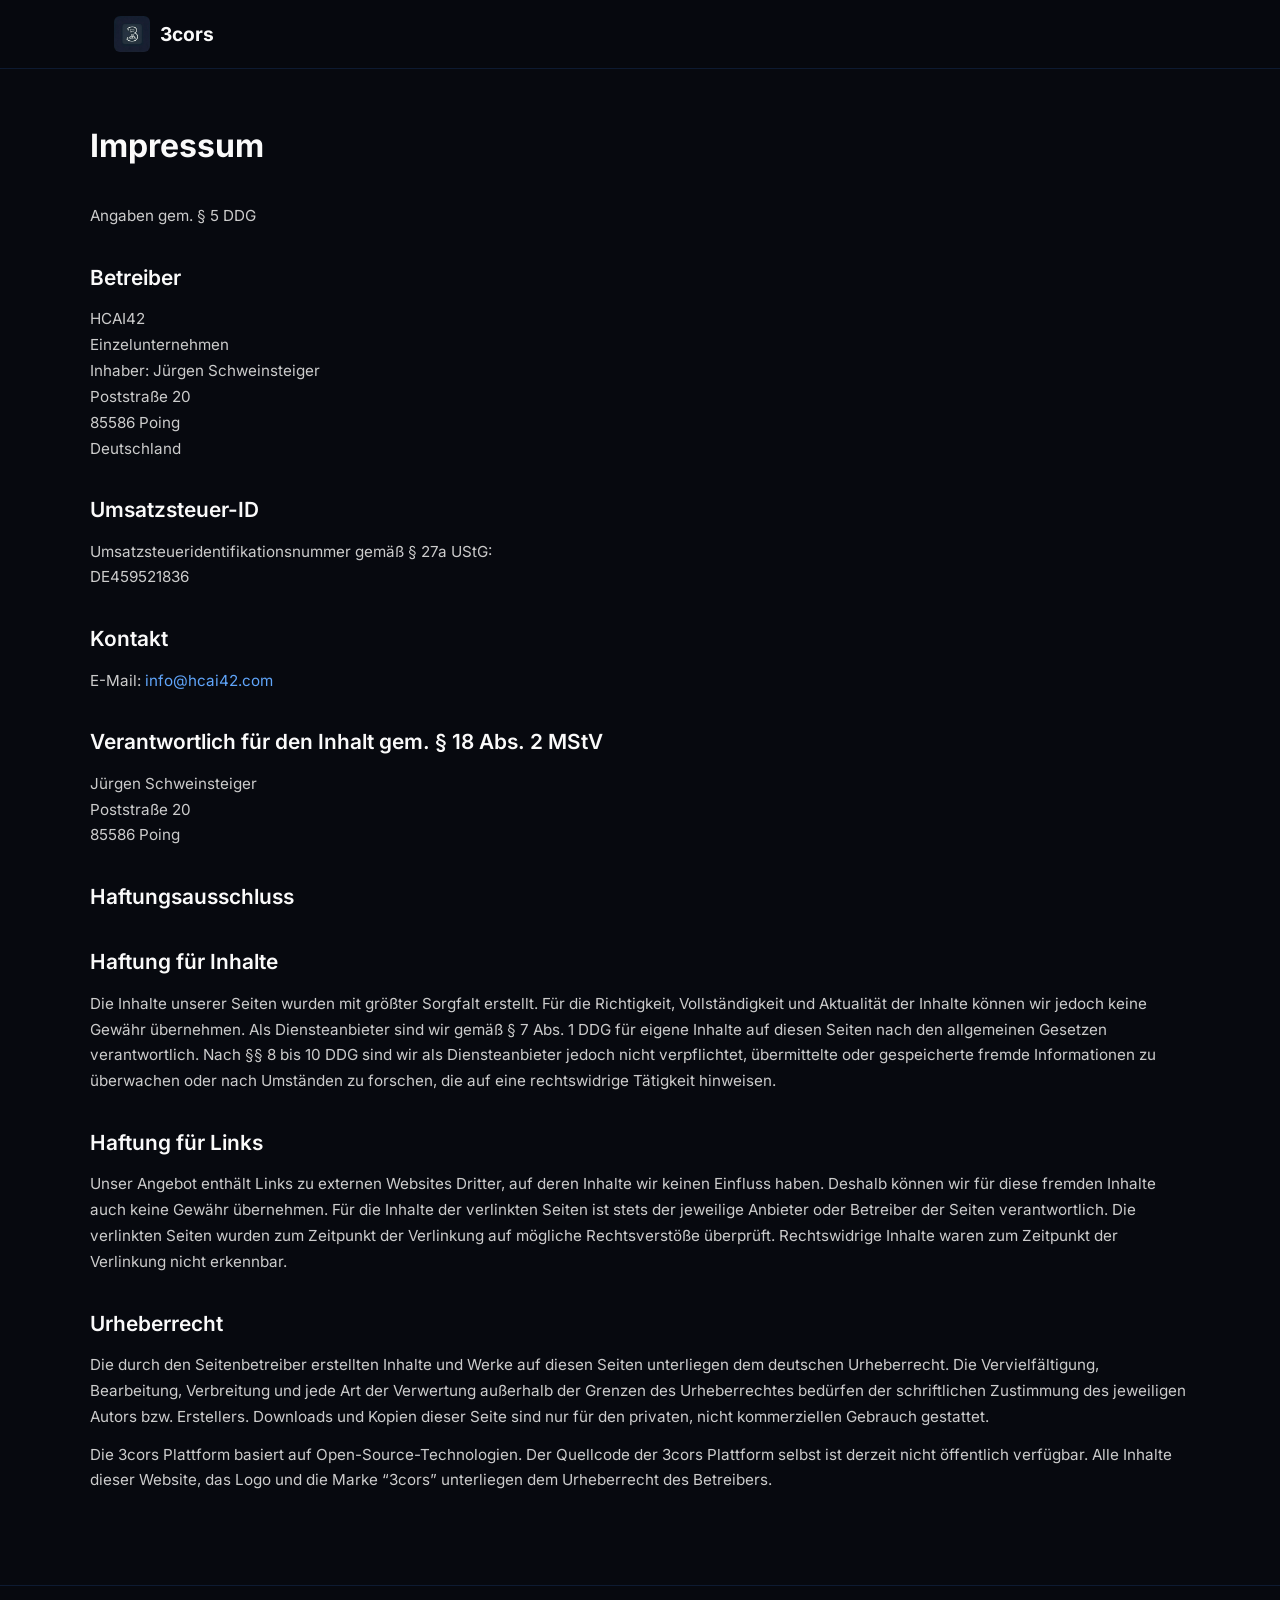
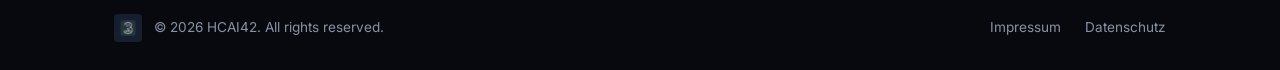
<file: impressum.html>
<!DOCTYPE html>
<html lang="de">
<head>
  <meta charset="UTF-8">
  <meta name="viewport" content="width=device-width, initial-scale=1.0">
  <title>Impressum — 3cors</title>
  <meta name="robots" content="noindex">
  <link rel="icon" type="image/png" href="assets/logo.png">
  <link rel="stylesheet" href="fonts/fonts.css?v=20260623">
  <link rel="stylesheet" href="style.css?v=20260623">
</head>
<body>

  <nav class="nav scrolled">
    <div class="nav-inner">
      <a href="index.html" class="nav-logo">
        <img src="assets/logo.png" alt="3cors Logo" width="36" height="36">
        <span>3cors</span>
      </a>
    </div>
  </nav>

  <div class="legal container">
    <h1>Impressum</h1>
    <p>Angaben gem. &sect; 5 DDG</p>

    <h2>Betreiber</h2>
    <p>
      HCAI42<br>
      Einzelunternehmen<br>
      Inhaber: J&uuml;rgen Schweinsteiger<br>
      Poststra&szlig;e 20<br>
      85586 Poing<br>
      Deutschland
    </p>

    <h2>Umsatzsteuer-ID</h2>
    <p>
      Umsatzsteueridentifikationsnummer gem&auml;&szlig; &sect; 27a UStG:<br>
      DE459521836
    </p>

    <h2>Kontakt</h2>
    <p>
      E-Mail: <a href="mailto:info@hcai42.com">info@hcai42.com</a>
    </p>

    <h2>Verantwortlich f&uuml;r den Inhalt gem. &sect; 18 Abs. 2 MStV</h2>
    <p>
      J&uuml;rgen Schweinsteiger<br>
      Poststra&szlig;e 20<br>
      85586 Poing
    </p>

    <h2>Haftungsausschluss</h2>

    <h2>Haftung f&uuml;r Inhalte</h2>
    <p>Die Inhalte unserer Seiten wurden mit gr&ouml;&szlig;ter Sorgfalt erstellt. F&uuml;r die Richtigkeit, Vollst&auml;ndigkeit und Aktualit&auml;t der Inhalte k&ouml;nnen wir jedoch keine Gew&auml;hr &uuml;bernehmen. Als Diensteanbieter sind wir gem&auml;&szlig; &sect; 7 Abs. 1 DDG f&uuml;r eigene Inhalte auf diesen Seiten nach den allgemeinen Gesetzen verantwortlich. Nach &sect;&sect; 8 bis 10 DDG sind wir als Diensteanbieter jedoch nicht verpflichtet, &uuml;bermittelte oder gespeicherte fremde Informationen zu &uuml;berwachen oder nach Umst&auml;nden zu forschen, die auf eine rechtswidrige T&auml;tigkeit hinweisen.</p>

    <h2>Haftung f&uuml;r Links</h2>
    <p>Unser Angebot enth&auml;lt Links zu externen Websites Dritter, auf deren Inhalte wir keinen Einfluss haben. Deshalb k&ouml;nnen wir f&uuml;r diese fremden Inhalte auch keine Gew&auml;hr &uuml;bernehmen. F&uuml;r die Inhalte der verlinkten Seiten ist stets der jeweilige Anbieter oder Betreiber der Seiten verantwortlich. Die verlinkten Seiten wurden zum Zeitpunkt der Verlinkung auf m&ouml;gliche Rechtsverst&ouml;&szlig;e &uuml;berpr&uuml;ft. Rechtswidrige Inhalte waren zum Zeitpunkt der Verlinkung nicht erkennbar.</p>

    <h2>Urheberrecht</h2>
    <p>Die durch den Seitenbetreiber erstellten Inhalte und Werke auf diesen Seiten unterliegen dem deutschen Urheberrecht. Die Vervielf&auml;ltigung, Bearbeitung, Verbreitung und jede Art der Verwertung au&szlig;erhalb der Grenzen des Urheberrechtes bed&uuml;rfen der schriftlichen Zustimmung des jeweiligen Autors bzw. Erstellers. Downloads und Kopien dieser Seite sind nur f&uuml;r den privaten, nicht kommerziellen Gebrauch gestattet.</p>
    <p>Die 3cors Plattform basiert auf Open-Source-Technologien. Der Quellcode der 3cors Plattform selbst ist derzeit nicht &ouml;ffentlich verf&uuml;gbar. Alle Inhalte dieser Website, das Logo und die Marke &ldquo;3cors&rdquo; unterliegen dem Urheberrecht des Betreibers.</p>
  </div>

  <footer class="footer">
    <div class="container footer-inner">
      <div class="footer-left">
        <img src="assets/logo.png" alt="3cors" width="28" height="28">
        <span>&copy; 2026 HCAI42. All rights reserved.</span>
      </div>
      <div class="footer-links">
        <a href="impressum.html">Impressum</a>
        <a href="datenschutz.html">Datenschutz</a>
      </div>
    </div>
  </footer>
</body>
</html>
</file>
<file: fonts/fonts.css>
/* Inter 300 latin-ext */
@font-face {
  font-family: 'Inter';
  font-style: normal;
  font-weight: 300;
  font-display: swap;
  src: url(Inter-300-latin-ext.woff2) format('woff2');
  unicode-range: U+0100-02BA, U+02BD-02C5, U+02C7-02CC, U+02CE-02D7, U+02DD-02FF, U+0304, U+0308, U+0329, U+1D00-1DBF, U+1E00-1E9F, U+1EF2-1EFF, U+2020, U+20A0-20AB, U+20AD-20C0, U+2113, U+2C60-2C7F, U+A720-A7FF;
}

/* Inter 300 latin */
@font-face {
  font-family: 'Inter';
  font-style: normal;
  font-weight: 300;
  font-display: swap;
  src: url(Inter-300-latin.woff2) format('woff2');
  unicode-range: U+0000-00FF, U+0131, U+0152-0153, U+02BB-02BC, U+02C6, U+02DA, U+02DC, U+0304, U+0308, U+0329, U+2000-206F, U+20AC, U+2122, U+2191, U+2193, U+2212, U+2215, U+FEFF, U+FFFD;
}

/* Inter 400 latin-ext */
@font-face {
  font-family: 'Inter';
  font-style: normal;
  font-weight: 400;
  font-display: swap;
  src: url(Inter-400-latin-ext.woff2) format('woff2');
  unicode-range: U+0100-02BA, U+02BD-02C5, U+02C7-02CC, U+02CE-02D7, U+02DD-02FF, U+0304, U+0308, U+0329, U+1D00-1DBF, U+1E00-1E9F, U+1EF2-1EFF, U+2020, U+20A0-20AB, U+20AD-20C0, U+2113, U+2C60-2C7F, U+A720-A7FF;
}

/* Inter 400 latin */
@font-face {
  font-family: 'Inter';
  font-style: normal;
  font-weight: 400;
  font-display: swap;
  src: url(Inter-400-latin.woff2) format('woff2');
  unicode-range: U+0000-00FF, U+0131, U+0152-0153, U+02BB-02BC, U+02C6, U+02DA, U+02DC, U+0304, U+0308, U+0329, U+2000-206F, U+20AC, U+2122, U+2191, U+2193, U+2212, U+2215, U+FEFF, U+FFFD;
}

/* Inter 500 latin-ext */
@font-face {
  font-family: 'Inter';
  font-style: normal;
  font-weight: 500;
  font-display: swap;
  src: url(Inter-500-latin-ext.woff2) format('woff2');
  unicode-range: U+0100-02BA, U+02BD-02C5, U+02C7-02CC, U+02CE-02D7, U+02DD-02FF, U+0304, U+0308, U+0329, U+1D00-1DBF, U+1E00-1E9F, U+1EF2-1EFF, U+2020, U+20A0-20AB, U+20AD-20C0, U+2113, U+2C60-2C7F, U+A720-A7FF;
}

/* Inter 500 latin */
@font-face {
  font-family: 'Inter';
  font-style: normal;
  font-weight: 500;
  font-display: swap;
  src: url(Inter-500-latin.woff2) format('woff2');
  unicode-range: U+0000-00FF, U+0131, U+0152-0153, U+02BB-02BC, U+02C6, U+02DA, U+02DC, U+0304, U+0308, U+0329, U+2000-206F, U+20AC, U+2122, U+2191, U+2193, U+2212, U+2215, U+FEFF, U+FFFD;
}

/* Inter 600 latin-ext */
@font-face {
  font-family: 'Inter';
  font-style: normal;
  font-weight: 600;
  font-display: swap;
  src: url(Inter-600-latin-ext.woff2) format('woff2');
  unicode-range: U+0100-02BA, U+02BD-02C5, U+02C7-02CC, U+02CE-02D7, U+02DD-02FF, U+0304, U+0308, U+0329, U+1D00-1DBF, U+1E00-1E9F, U+1EF2-1EFF, U+2020, U+20A0-20AB, U+20AD-20C0, U+2113, U+2C60-2C7F, U+A720-A7FF;
}

/* Inter 600 latin */
@font-face {
  font-family: 'Inter';
  font-style: normal;
  font-weight: 600;
  font-display: swap;
  src: url(Inter-600-latin.woff2) format('woff2');
  unicode-range: U+0000-00FF, U+0131, U+0152-0153, U+02BB-02BC, U+02C6, U+02DA, U+02DC, U+0304, U+0308, U+0329, U+2000-206F, U+20AC, U+2122, U+2191, U+2193, U+2212, U+2215, U+FEFF, U+FFFD;
}

/* Inter 700 latin-ext */
@font-face {
  font-family: 'Inter';
  font-style: normal;
  font-weight: 700;
  font-display: swap;
  src: url(Inter-700-latin-ext.woff2) format('woff2');
  unicode-range: U+0100-02BA, U+02BD-02C5, U+02C7-02CC, U+02CE-02D7, U+02DD-02FF, U+0304, U+0308, U+0329, U+1D00-1DBF, U+1E00-1E9F, U+1EF2-1EFF, U+2020, U+20A0-20AB, U+20AD-20C0, U+2113, U+2C60-2C7F, U+A720-A7FF;
}

/* Inter 700 latin */
@font-face {
  font-family: 'Inter';
  font-style: normal;
  font-weight: 700;
  font-display: swap;
  src: url(Inter-700-latin.woff2) format('woff2');
  unicode-range: U+0000-00FF, U+0131, U+0152-0153, U+02BB-02BC, U+02C6, U+02DA, U+02DC, U+0304, U+0308, U+0329, U+2000-206F, U+20AC, U+2122, U+2191, U+2193, U+2212, U+2215, U+FEFF, U+FFFD;
}

/* JetBrains Mono 400 latin-ext */
@font-face {
  font-family: 'JetBrains Mono';
  font-style: normal;
  font-weight: 400;
  font-display: swap;
  src: url(JetBrainsMono-400-latin-ext.woff2) format('woff2');
  unicode-range: U+0100-02BA, U+02BD-02C5, U+02C7-02CC, U+02CE-02D7, U+02DD-02FF, U+0304, U+0308, U+0329, U+1D00-1DBF, U+1E00-1E9F, U+1EF2-1EFF, U+2020, U+20A0-20AB, U+20AD-20C0, U+2113, U+2C60-2C7F, U+A720-A7FF;
}

/* JetBrains Mono 400 latin */
@font-face {
  font-family: 'JetBrains Mono';
  font-style: normal;
  font-weight: 400;
  font-display: swap;
  src: url(JetBrainsMono-400-latin.woff2) format('woff2');
  unicode-range: U+0000-00FF, U+0131, U+0152-0153, U+02BB-02BC, U+02C6, U+02DA, U+02DC, U+0304, U+0308, U+0329, U+2000-206F, U+20AC, U+2122, U+2191, U+2193, U+2212, U+2215, U+FEFF, U+FFFD;
}

/* JetBrains Mono 500 latin-ext */
@font-face {
  font-family: 'JetBrains Mono';
  font-style: normal;
  font-weight: 500;
  font-display: swap;
  src: url(JetBrainsMono-500-latin-ext.woff2) format('woff2');
  unicode-range: U+0100-02BA, U+02BD-02C5, U+02C7-02CC, U+02CE-02D7, U+02DD-02FF, U+0304, U+0308, U+0329, U+1D00-1DBF, U+1E00-1E9F, U+1EF2-1EFF, U+2020, U+20A0-20AB, U+20AD-20C0, U+2113, U+2C60-2C7F, U+A720-A7FF;
}

/* JetBrains Mono 500 latin */
@font-face {
  font-family: 'JetBrains Mono';
  font-style: normal;
  font-weight: 500;
  font-display: swap;
  src: url(JetBrainsMono-500-latin.woff2) format('woff2');
  unicode-range: U+0000-00FF, U+0131, U+0152-0153, U+02BB-02BC, U+02C6, U+02DA, U+02DC, U+0304, U+0308, U+0329, U+2000-206F, U+20AC, U+2122, U+2191, U+2193, U+2212, U+2215, U+FEFF, U+FFFD;
}
</file>
<file: style.css>
/* === 3cors Style Guide === */
:root {
  --bg: #07090F;
  --bg-alt: #0c0f18;
  --surface: rgba(30, 41, 59, 0.5);
  --border: rgba(59, 130, 246, 0.15);
  --border-hover: rgba(59, 130, 246, 0.4);
  --blue: #3B82F6;
  --blue-light: #60A5FA;
  --blue-ai: #0EA5E9;
  --text: #FAFAFA;
  --text-secondary: #CCCCCC;
  --text-muted: #8892a4;
  --font: 'Inter', system-ui, -apple-system, sans-serif;
  --mono: 'JetBrains Mono', 'Fira Code', monospace;
  --radius: 12px;
  --glow: 0 0 40px rgba(59, 130, 246, 0.12);
}

*, *::before, *::after {
  margin: 0;
  padding: 0;
  box-sizing: border-box;
}

html {
  scroll-behavior: smooth;
  scroll-padding-top: 80px;
}

body {
  font-family: var(--font);
  background: var(--bg);
  color: var(--text);
  line-height: 1.6;
  -webkit-font-smoothing: antialiased;
}

.container {
  max-width: 1100px;
  margin: 0 auto;
  padding: 0 24px;
}

/* === Navigation === */
.nav {
  position: fixed;
  top: 0;
  left: 0;
  right: 0;
  z-index: 100;
  padding: 16px 0;
  transition: all 0.3s ease;
  background: transparent;
}

.nav.scrolled {
  background: rgba(7, 9, 15, 0.92);
  backdrop-filter: blur(16px);
  border-bottom: 1px solid var(--border);
}

.nav-inner {
  max-width: 1100px;
  margin: 0 auto;
  padding: 0 24px;
  display: flex;
  align-items: center;
  justify-content: space-between;
}

.nav-logo {
  display: flex;
  align-items: center;
  gap: 10px;
  text-decoration: none;
  color: var(--text);
  font-weight: 700;
  font-size: 1.2rem;
}

.nav-logo img {
  border-radius: 6px;
}

.nav-links {
  display: flex;
  gap: 32px;
}

.nav-links a {
  text-decoration: none;
  color: var(--text-secondary);
  font-size: 0.9rem;
  font-weight: 500;
  transition: color 0.2s;
}

.nav-links a:hover {
  color: var(--blue-light);
}

/* Language toggle */
.lang-toggle {
  background: transparent;
  color: var(--text-secondary);
  border: 1px solid var(--border-hover);
  border-radius: 6px;
  padding: 4px 10px;
  font-size: 0.8rem;
  font-weight: 600;
  font-family: var(--font);
  cursor: pointer;
  transition: all 0.2s;
  letter-spacing: 0.5px;
}

.lang-toggle:hover {
  color: var(--blue-light);
  border-color: var(--blue);
  background: rgba(59, 130, 246, 0.06);
}

.nav-right-mobile {
  display: none;
  align-items: center;
  gap: 8px;
}

.nav-toggle {
  display: none;
  flex-direction: column;
  gap: 5px;
  background: none;
  border: none;
  cursor: pointer;
  padding: 4px;
}

.nav-toggle span {
  display: block;
  width: 24px;
  height: 2px;
  background: var(--text);
  transition: all 0.3s;
}

.nav-toggle.open span:nth-child(1) { transform: rotate(45deg) translate(5px, 5px); }
.nav-toggle.open span:nth-child(2) { opacity: 0; }
.nav-toggle.open span:nth-child(3) { transform: rotate(-45deg) translate(5px, -5px); }

/* === Hero === */
.hero {
  position: relative;
  min-height: 100vh;
  display: flex;
  align-items: center;
  justify-content: center;
  text-align: center;
  overflow: hidden;
}

.grid-bg {
  position: absolute;
  inset: 0;
  background-image:
    linear-gradient(rgba(59, 130, 246, 0.04) 1px, transparent 1px),
    linear-gradient(90deg, rgba(59, 130, 246, 0.04) 1px, transparent 1px);
  background-size: 60px 60px;
  mask-image: radial-gradient(ellipse at center, black 30%, transparent 70%);
  -webkit-mask-image: radial-gradient(ellipse at center, black 30%, transparent 70%);
}

.hero-content {
  position: relative;
  z-index: 1;
  padding: 0 24px;
}

.hero-badge {
  display: inline-block;
  padding: 6px 18px;
  border: 1px solid var(--border);
  border-radius: 100px;
  font-size: 0.8rem;
  font-weight: 500;
  color: var(--blue-light);
  letter-spacing: 0.5px;
  margin-bottom: 32px;
  background: rgba(59, 130, 246, 0.06);
}

.hero h1 {
  font-size: clamp(3rem, 8vw, 6rem);
  font-weight: 700;
  letter-spacing: -0.03em;
  line-height: 1.1;
  margin-bottom: 24px;
  background: linear-gradient(135deg, var(--text) 0%, var(--blue-light) 100%);
  -webkit-background-clip: text;
  -webkit-text-fill-color: transparent;
  background-clip: text;
}

.hero-sub {
  font-size: clamp(1.05rem, 2vw, 1.3rem);
  color: var(--text-secondary);
  max-width: 560px;
  margin: 0 auto 40px;
  line-height: 1.7;
}

.hero-actions {
  display: flex;
  gap: 16px;
  justify-content: center;
  flex-wrap: wrap;
}

.platform-cta {
  margin-top: 64px;
}

.platform-demo-note {
  margin-top: 14px;
  text-align: center;
  font-size: 0.85rem;
  color: var(--text-muted);
}

/* === Buttons === */
.btn {
  display: inline-block;
  padding: 12px 28px;
  border-radius: 8px;
  font-size: 0.95rem;
  font-weight: 600;
  text-decoration: none;
  transition: all 0.25s ease;
  cursor: pointer;
  border: none;
}

.btn-primary {
  background: var(--blue);
  color: #fff;
  box-shadow: 0 0 20px rgba(59, 130, 246, 0.3);
}

.btn-primary:hover {
  background: #2563EB;
  box-shadow: 0 0 30px rgba(59, 130, 246, 0.45);
  transform: translateY(-1px);
}

.btn-outline {
  background: transparent;
  color: var(--text);
  border: 1px solid var(--border-hover);
}

.btn-outline:hover {
  border-color: var(--blue);
  color: var(--blue-light);
  background: rgba(59, 130, 246, 0.06);
}

/* === Sections === */
.section {
  padding: 100px 0;
}

.section-alt {
  background: var(--bg-alt);
}

.section-title {
  font-size: 2.4rem;
  font-weight: 700;
  text-align: center;
  margin-bottom: 12px;
  letter-spacing: -0.02em;
}

.section-sub {
  text-align: center;
  color: var(--text-secondary);
  font-size: 1.1rem;
  max-width: 600px;
  margin: 0 auto 56px;
}

/* === Three Cores Cards === */
.cores-grid {
  display: grid;
  grid-template-columns: repeat(3, 1fr);
  gap: 24px;
}

.card {
  background: var(--surface);
  border: 1px solid var(--border);
  border-radius: var(--radius);
  padding: 36px 28px;
  transition: all 0.3s ease;
  backdrop-filter: blur(8px);
}

.card:hover {
  border-color: var(--border-hover);
  box-shadow: var(--glow);
  transform: translateY(-4px);
}

.card-icon {
  width: 44px;
  height: 44px;
  color: var(--blue);
  margin-bottom: 20px;
}

.card-icon svg {
  width: 100%;
  height: 100%;
}

.card h3 {
  font-size: 1.3rem;
  font-weight: 600;
  margin-bottom: 12px;
}

.card p {
  color: var(--text-secondary);
  font-size: 0.95rem;
  line-height: 1.65;
}

/* === Features Grid === */
.features-grid {
  display: grid;
  grid-template-columns: repeat(3, 1fr);
  gap: 20px;
}

.feature {
  padding: 28px 24px;
  border: 1px solid var(--border);
  border-radius: var(--radius);
  background: rgba(7, 9, 15, 0.6);
  transition: border-color 0.3s;
}

.feature:hover {
  border-color: var(--border-hover);
}

.feature-label {
  font-size: 0.75rem;
  font-weight: 600;
  text-transform: uppercase;
  letter-spacing: 1.2px;
  color: var(--blue);
  margin-bottom: 12px;
}

.feature p {
  color: var(--text-secondary);
  font-size: 0.92rem;
  line-height: 1.6;
}

.feature p.mono {
  font-family: var(--mono);
  font-size: 0.82rem;
  color: var(--text-muted);
}

/* === Principles === */
.principles-list {
  max-width: 700px;
  margin: 0 auto;
  display: flex;
  flex-direction: column;
  gap: 32px;
}

.principle {
  display: flex;
  gap: 24px;
  align-items: flex-start;
}

.principle-num {
  font-family: var(--mono);
  font-size: 1.1rem;
  font-weight: 500;
  color: var(--blue);
  flex-shrink: 0;
  padding-top: 2px;
}

.principle h4 {
  font-size: 1.1rem;
  font-weight: 600;
  margin-bottom: 6px;
}

.principle p {
  color: var(--text-secondary);
  font-size: 0.95rem;
  line-height: 1.6;
}

/* === Contact === */
.contact-section {
  text-align: center;
}

.contact-section .btn {
  margin-top: 8px;
}

/* === Footer === */
.footer {
  border-top: 1px solid var(--border);
  padding: 28px 0;
}

.footer-inner {
  display: flex;
  align-items: center;
  justify-content: space-between;
}

.footer-left {
  display: flex;
  align-items: center;
  gap: 12px;
  color: var(--text-muted);
  font-size: 0.85rem;
}

.footer-left img {
  border-radius: 4px;
}

.footer-links {
  display: flex;
  gap: 24px;
}

.footer-links a {
  color: var(--text-muted);
  text-decoration: none;
  font-size: 0.85rem;
  transition: color 0.2s;
}

.footer-links a:hover {
  color: var(--blue-light);
}

/* === Legal Pages === */
.legal {
  padding: 120px 0 80px;
}

.legal h1 {
  font-size: 2rem;
  font-weight: 700;
  margin-bottom: 32px;
}

.legal h2 {
  font-size: 1.3rem;
  font-weight: 600;
  margin-top: 32px;
  margin-bottom: 12px;
}

.legal p, .legal li {
  color: var(--text-secondary);
  font-size: 0.95rem;
  line-height: 1.7;
  margin-bottom: 12px;
}

.legal ul {
  padding-left: 20px;
  margin-bottom: 12px;
}

.legal a {
  color: var(--blue-light);
  text-decoration: none;
}

.legal a:hover {
  text-decoration: underline;
}

/* === Responsive === */
@media (max-width: 768px) {
  .nav-links {
    display: none;
    position: absolute;
    top: 60px;
    left: 0;
    right: 0;
    flex-direction: column;
    background: rgba(7, 9, 15, 0.97);
    backdrop-filter: blur(16px);
    padding: 24px;
    gap: 20px;
    border-bottom: 1px solid var(--border);
  }

  .nav-links .lang-toggle {
    display: none;
  }

  .nav-links.open {
    display: flex;
  }

  .nav-toggle {
    display: flex;
  }

  .nav-right-mobile {
    display: flex;
  }

  .cores-grid,
  .features-grid {
    grid-template-columns: 1fr;
  }

  .section {
    padding: 64px 0;
  }

  .footer-inner {
    flex-direction: column;
    gap: 16px;
    text-align: center;
  }
}

@media (max-width: 480px) {
  .hero-badge {
    font-size: 0.7rem;
  }

  .hero-sub {
    font-size: 1rem;
  }

  .hero-actions {
    flex-direction: column;
    align-items: center;
  }
}

/* === Scroll Reveal (JS-gated; respects reduced motion) === */
.reveal {
  opacity: 0;
  transform: translateY(14px);
  transition: opacity 0.5s cubic-bezier(0, 0, 0.2, 1), transform 0.5s cubic-bezier(0, 0, 0.2, 1);
  will-change: opacity, transform;
}

.reveal.reveal-in {
  opacity: 1;
  transform: none;
}

/* === Metrics Band === */
.metrics-band {
  padding: 0 0 40px;
  border-bottom: 1px solid var(--border);
}

.metrics-grid {
  display: grid;
  grid-template-columns: repeat(4, 1fr);
  gap: 24px;
}

.metric {
  text-align: center;
  padding: 8px 12px;
}

.metric-num {
  font-size: 2.6rem;
  font-weight: 700;
  letter-spacing: -0.02em;
  line-height: 1;
  background: linear-gradient(135deg, var(--text) 0%, var(--blue-light) 100%);
  -webkit-background-clip: text;
  -webkit-text-fill-color: transparent;
  background-clip: text;
}

.metric-label {
  margin-top: 10px;
  color: var(--text-secondary);
  font-size: 0.88rem;
  line-height: 1.5;
}

/* === Process / How It Works === */
.process-grid {
  display: grid;
  grid-template-columns: repeat(3, 1fr);
  gap: 24px;
}

.process-step {
  background: var(--surface);
  border: 1px solid var(--border);
  border-radius: var(--radius);
  padding: 32px 28px;
  transition: all 0.3s ease;
  backdrop-filter: blur(8px);
}

.process-step:hover {
  border-color: var(--border-hover);
  box-shadow: var(--glow);
  transform: translateY(-4px);
}

.process-num {
  font-family: var(--mono);
  font-size: 1.1rem;
  font-weight: 500;
  color: var(--blue);
  margin-bottom: 16px;
}

.process-step h3 {
  font-size: 1.2rem;
  font-weight: 600;
  margin-bottom: 12px;
}

.process-step p {
  color: var(--text-secondary);
  font-size: 0.93rem;
  line-height: 1.65;
}

@media (max-width: 768px) {
  .metrics-grid {
    grid-template-columns: repeat(2, 1fr);
    gap: 28px 16px;
  }

  .process-grid {
    grid-template-columns: 1fr;
  }
}

/* === Solutions === */
.solutions-grid {
  display: grid;
  grid-template-columns: repeat(2, 1fr);
  gap: 24px;
}

.solution-card {
  background: var(--surface);
  border: 1px solid var(--border);
  border-radius: var(--radius);
  padding: 32px 28px;
  transition: all 0.3s ease;
  backdrop-filter: blur(8px);
}

.solution-card:hover {
  border-color: var(--border-hover);
  box-shadow: var(--glow);
}

.solution-card:last-child:nth-child(odd) {
  grid-column: 1 / -1;
  max-width: calc(50% - 12px);
  justify-self: center;
}

.solution-num {
  font-family: var(--mono);
  font-size: 0.85rem;
  font-weight: 500;
  color: var(--blue);
  margin-bottom: 12px;
}

.solution-card h3 {
  font-size: 1.15rem;
  font-weight: 600;
  margin-bottom: 12px;
}

.solution-card p {
  color: var(--text-secondary);
  font-size: 0.92rem;
  line-height: 1.65;
}

.solution-benefit {
  margin-top: 16px;
  padding-top: 14px;
  border-top: 1px solid var(--border);
  font-size: 0.88rem;
  color: var(--text-secondary);
  line-height: 1.6;
}

.solution-benefit strong {
  color: var(--blue-light);
  font-weight: 600;
}

.solutions-cta {
  text-align: center;
  margin-top: 48px;
  color: var(--text-secondary);
  font-size: 0.95rem;
}

.solutions-cta a {
  color: var(--blue-light);
  text-decoration: none;
}

.solutions-cta a:hover {
  text-decoration: underline;
}

@media (max-width: 768px) {
  .solutions-grid {
    grid-template-columns: 1fr;
  }

  .solution-card:last-child:nth-child(odd) {
    max-width: 100%;
  }
}

/* Explainer video */
.explainer-frame {
  max-width: 880px;
  margin: 2rem auto 0;
  border: 1px solid var(--border);
  border-radius: var(--radius);
  overflow: hidden;
  box-shadow: var(--glow);
  background: #000;
}

.explainer-video {
  display: block;
  width: 100%;
  height: auto;
  aspect-ratio: 16 / 9;
}

.explainer-note {
  margin-top: 1rem;
  text-align: center;
  color: var(--text-muted);
  font-size: 0.9rem;
}

/* Sales story 2026-11-25: scenarios + USP tags */
.scenario-card { text-align: left; }
.scenario-label { font-size: .8rem; text-transform: uppercase; letter-spacing: .06em; opacity: .7; margin-bottom: .5rem; }
.usp-tags { margin-top: 1rem; display: flex; flex-wrap: wrap; gap: .4rem; }
.usp-tag { display: inline-block; font-size: .8rem; font-weight: 600; padding: .25rem .7rem; border-radius: 999px; border: 1px solid; white-space: nowrap; }
.usp-team { color: #7fb3ff; border-color: #7fb3ff55; background: #7fb3ff14; }
.usp-cost { color: #6fd3a0; border-color: #6fd3a055; background: #6fd3a014; }
.usp-data { color: #c9a7ff; border-color: #c9a7ff55; background: #c9a7ff14; }
.usp-free { color: #ffc46b; border-color: #ffc46b55; background: #ffc46b14; }
.teaser-line { margin-top: 2rem; text-align: center; font-style: italic; opacity: .8; }
.teaser-line a { color: inherit; text-decoration: underline; }
</file>
